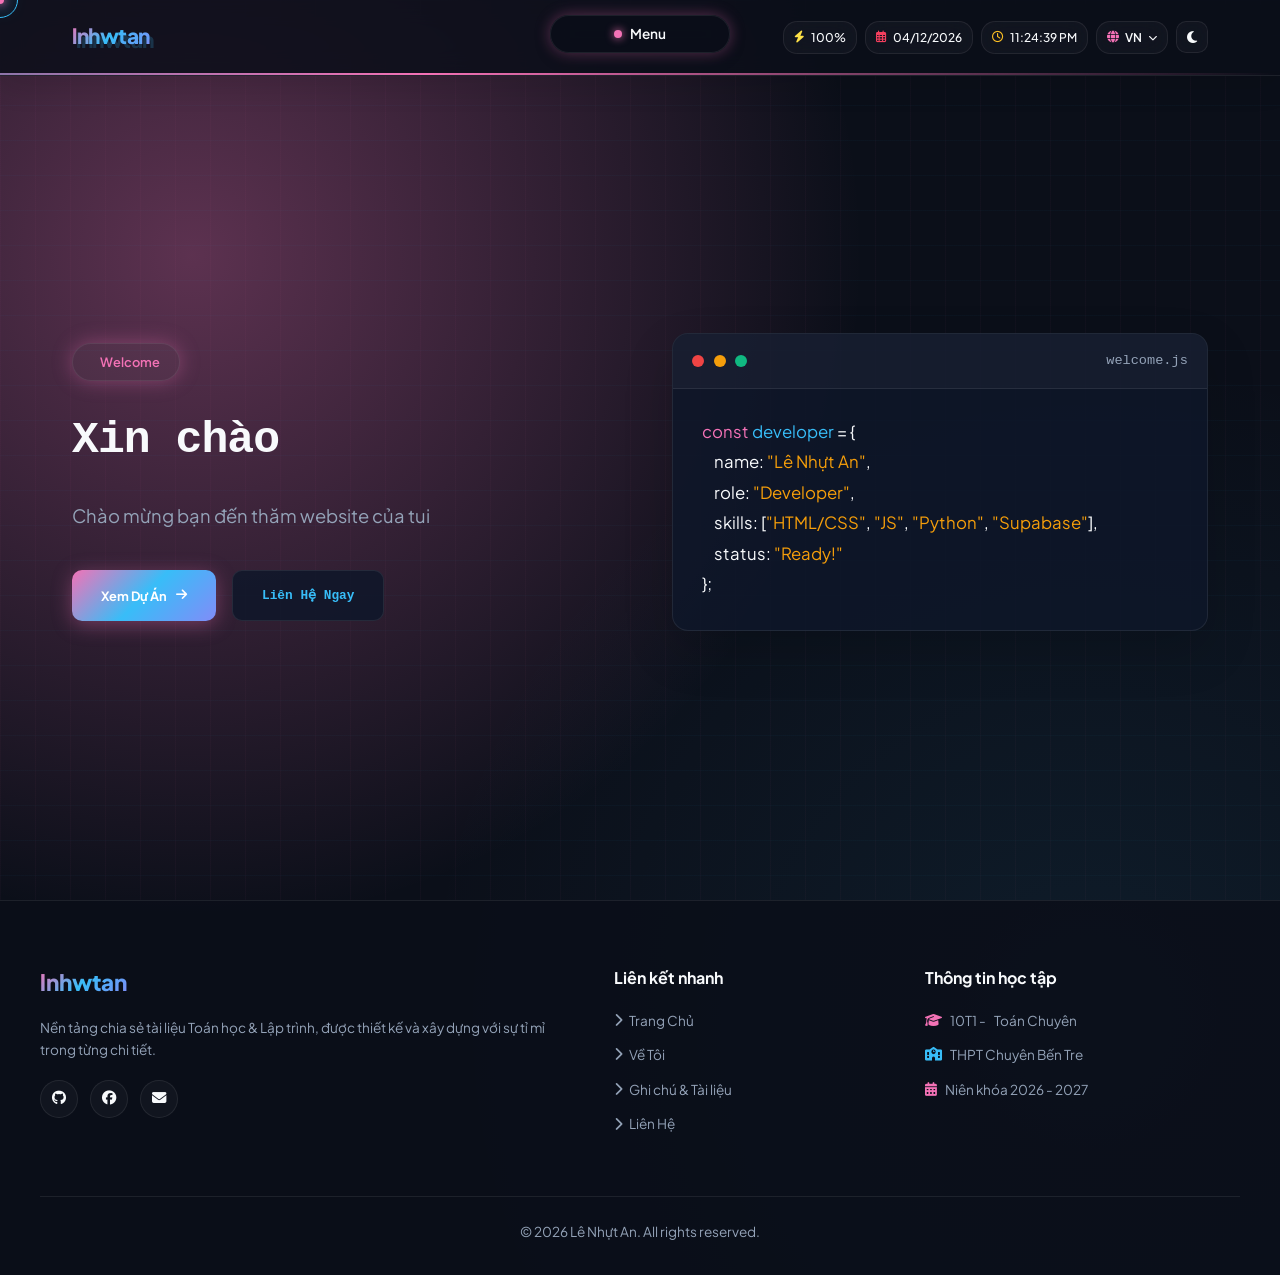
<file: index.html>
<!DOCTYPE html>
<html lang="vi" data-theme="dark">
<head>
    <meta charset="UTF-8">
    <meta name="viewport" content="width=device-width, initial-scale=1.0">
    <title>Index</title>
    <link href="https://fonts.googleapis.com/css2?family=Plus+Jakarta+Sans:wght@300;400;500;600;700;800&display=swap" rel="stylesheet">
    <link rel="stylesheet" href="https://cdnjs.cloudflare.com/ajax/libs/font-awesome/6.4.0/css/all.min.css">
    <link rel="stylesheet" href="css/style.css">
</head>
<body>
<header id="navbar">
    <div class="nav-container">
        <a href="index.html" class="logo"><span>lnhwtan</span></a>
        <div class="dynamic-island" id="dynamicIsland">
            <div class="island-collapsed">
                <span class="pulse-icon"></span>
                <span class="island-text" data-i18n="menu">Menu</span>
            </div>
            <div class="island-expanded">
                <div class="island-nav-links">
                    <a href="index.html" class="active" data-i18n="nav_home">Trang Chủ</a>
                    <a href="about.html" data-i18n="nav_about">Về Tôi</a>
                    <a href="skills.html" data-i18n="nav_skills">Kỹ Năng</a>
                    <a href="projects.html" data-i18n="nav_projects">Dự Án</a>
                    <a href="contact.html" data-i18n="nav_contact">Liên Hệ</a>
                </div>
            </div>
        </div>
        <div class="nav-right-info">
            <div class="system-widget-container">
                <div class="sys-badge battery-box" id="batteryIndicator" title="Trạng thái pin thiết bị">
                    <i class="fa-solid fa-battery-half" id="batteryIcon"></i>
                    <span id="batteryLevelText">--%</span>
                </div>
                <div class="sys-badge date-box" title="Ngày tháng năm hiện tại">
                    <i class="fa-regular fa-calendar-days"></i>
                    <span id="dateText">--/--/----</span>
                </div>
                <div class="sys-badge time-box" title="Thời gian hệ thống">
                    <i class="fa-regular fa-clock"></i>
                    <span id="timeText">--:--:-- --</span>
                </div>
                <div class="sys-badge custom-dropdown" id="customLangDropdown" title="Chọn ngôn ngữ">
                    <i class="fa-solid fa-globe" style="color: var(--accent-pink);"></i>
                    <div class="dropdown-selected" id="dropdownSelected">
                        <span id="currentLangText">VN</span>
                        <i class="fa-solid fa-chevron-down"></i>
                    </div>
                    <div class="dropdown-menu" id="dropdownMenu">
                        <div class="dropdown-item" data-value="vi">VN</div>
                        <div class="dropdown-item" data-value="en">ENG</div>
                        <div class="dropdown-item" data-value="jp">JP</div>
                    </div>
                </div>
                <button class="sys-badge theme-toggle-btn" id="themeToggleBtn" title="Chuyển giao diện Sáng/Tối">
                    <i class="fa-solid fa-moon" id="themeIcon"></i>
                </button>
            </div>
        </div>
    </div>
</header>
    <section id="hero">
        <div class="hero-content">
            <div class="badge"><i class="fa-solid fa-sparkles"></i><span data-i18n="badge_welcome">Welcome</span></div>
            <h1 data-i18n="hero_title">Xin chào</h1>
            <p data-i18n="hero_desc">Chào mừng bạn đến thăm website của tui</p>
            <div class="hero-btns">
                <a href="projects.html" class="btn primary-btn"><span data-i18n="btn_projects">Xem Dự Án</span> <i class="fa-solid fa-arrow-right"></i></a>
                <a href="contact.html" class="btn secondary-btn" data-i18n="btn_contact">Liên Hệ Ngay</a>
            </div>
        </div>
        <div class="hero-visual">
            <div class="code-card">
                <div class="card-header">
                    <span class="dot red"></span>
                    <span class="dot yellow"></span>
                    <span class="dot green"></span>
                    <span class="file-name">welcome.js</span>
                </div>
                <pre><code><span class="keyword">const</span> <span class="variable">developer</span> = {
    <span class="property">name</span>: <span class="string">"Lê Nhựt An"</span>,
    <span class="property">role</span>: <span class="string">"Developer"</span>,
    <span class="property">skills</span>: [<span class="string">"HTML/CSS"</span>, <span class="string">"JS"</span>, <span class="string">"Python"</span>, <span class="string">"Supabase"</span>],
    <span class="property">status</span>: <span class="string">"Ready!"</span>
};</code></pre>
            </div>
        </div>
    </section>
    <footer>
        <div class="footer-container">
            <div class="footer-col footer-brand">
                <h3><span>lnhwtan</span></h3>
                <p data-i18n="footer_desc">Nền tảng chia sẻ tài liệu Toán học & Lập trình, được thiết kế và xây dựng với sự tỉ mỉ trong từng chi tiết.</p>
                <div class="footer-socials">
                    <a href="https://github.com" target="_blank" title="GitHub"><i class="fa-brands fa-github"></i></a>
                    <a href="https://facebook.com" target="_blank" title="Facebook"><i class="fa-brands fa-facebook"></i></a>
                    <a href="contact.html" title="Liên hệ"><i class="fa-solid fa-envelope"></i></a>
                </div>
            </div>
            <div class="footer-col">
                <h4 data-i18n="footer_links_title">Liên kết nhanh</h4>
                <ul>
                    <li><a href="index.html"><i class="fa-solid fa-chevron-right"></i> <span data-i18n="nav_home">Trang chủ</span></a></li>
                    <li><a href="about.html"><i class="fa-solid fa-chevron-right"></i> <span data-i18n="nav_about">Giới thiệu</span></a></li>
                    <li><a href="note.html"><i class="fa-solid fa-chevron-right"></i> <span data-i18n="nav_notes">Ghi chú & Tài liệu</span></a></li>
                    <li><a href="contact.html"><i class="fa-solid fa-chevron-right"></i> <span data-i18n="nav_contact">Liên hệ</span></a></li>
                </ul>
            </div>
            <div class="footer-col">
                <h4 data-i18n="footer_edu_title">Thông tin học tập</h4>
                <ul>
                    <li><i class="fa-solid fa-graduation-cap" style="color: var(--accent-pink);"></i> 10T1 - <span data-i18n="edu_class">Toán Chuyên</span></li>
                    <li><i class="fa-solid fa-school" style="color: var(--accent-cyan);"></i> <span data-i18n="edu_school">THPT Chuyên Bến Tre</span></li>
                    <li><i class="fa-solid fa-calendar-days" style="color: var(--accent-pink);"></i> <span data-i18n="edu_year">Niên khóa 2026 - 2027</span></li>
                </ul>
            </div>
        </div>
        <div class="footer-bottom">
            <p>&copy; 2026 Lê Nhựt An. All rights reserved.</p>
        </div>
    </footer>
    <script src="js/main.js"></script>
    <script>
      const translations = {
          vi: {
              menu: "Menu",
              nav_home: "Trang Chủ",
              nav_about: "Về Tôi",
              nav_skills: "Kỹ Năng",
              nav_projects: "Dự Án",
              nav_contact: "Liên Hệ",
              nav_notes: "Ghi chú & Tài liệu",
              badge_welcome: "Welcome",
              hero_title: "Xin chào",
              hero_desc: "Chào mừng bạn đến thăm website của tui",
              btn_projects: "Xem Dự Án",
              btn_contact: "Liên Hệ Ngay",
              footer_desc: "Nền tảng chia sẻ tài liệu Toán học & Lập trình, được thiết kế và xây dựng với sự tỉ mỉ trong từng chi tiết.",
              footer_links_title: "Liên kết nhanh",
              footer_edu_title: "Thông tin học tập",
              edu_class: "Toán Chuyên",
              edu_school: "THPT Chuyên Bến Tre",
              edu_year: "Niên khóa 2026 - 2027"
          },
          en: {
              menu: "Menu",
              nav_home: "Home",
              nav_about: "About Me",
              nav_skills: "Skills",
              nav_projects: "Projects",
              nav_contact: "Contact",
              nav_notes: "Notes & Docs",
              badge_welcome: "Welcome",
              hero_title: "Hello there",
              hero_desc: "Welcome to my personal website",
              btn_projects: "View Projects",
              btn_contact: "Contact Now",
              footer_desc: "A platform for sharing Math & Programming documents, designed and built with meticulous attention to detail.",
              footer_links_title: "Quick Links",
              footer_edu_title: "Education Info",
              edu_class: "Math Specialized",
              edu_school: "Ben Tre High School for the Gifted",
              edu_year: "Academic Year 2026 - 2027"
          },
          jp: {
              menu: "メニュー",
              nav_home: "ホーム",
              nav_about: "自己紹介",
              nav_skills: "スキル",
              nav_projects: "プロジェクト",
              nav_contact: "連絡先",
              nav_notes: "ノート・資料",
              badge_welcome: "ようこそ",
              hero_title: "こんにちは",
              hero_desc: "私のウェブサイトへようこそ",
              btn_projects: "プロジェクトを見る",
              btn_contact: "今すぐ連絡",
              footer_desc: "数学とプログラミングのドキュメントを共有するプラットフォームです。",
              footer_links_title: "クイックリンク",
              footer_edu_title: "教育情報",
              edu_class: "数学専門",
              edu_school: "ベンチェ地方高等学校",
              edu_year: "2026 - 2027年度"
          }
      };
      function changeLanguage(lang) {
          if (!translations[lang]) return;
          document.querySelectorAll('[data-i18n]').forEach(el => {
              const key = el.getAttribute('data-i18n');
              if (translations[lang][key]) {
                  el.textContent = translations[lang][key];
              }
          });
      }
      const customLangDropdown = document.getElementById('customLangDropdown');
      const currentLangText = document.getElementById('currentLangText');
      const dropdownItems = document.querySelectorAll('.dropdown-item');
      const savedLang = localStorage.getItem('language') || 'vi';
      changeLanguage(savedLang);
      currentLangText.textContent = savedLang === 'vi' ? 'VN' : (savedLang === 'en' ? 'ENG' : 'JP');
      dropdownItems.forEach(item => {
          if (item.getAttribute('data-value') === savedLang) {
              item.classList.add('selected');
          } else {
              item.classList.remove('selected');
          }
      });
      customLangDropdown.addEventListener('click', (e) => {
          e.stopPropagation();
          customLangDropdown.classList.toggle('active');
      });
      window.addEventListener('click', () => {
          customLangDropdown.classList.remove('active');
      });
      dropdownItems.forEach(item => {
          item.addEventListener('click', () => {
              const lang = item.getAttribute('data-value');
              const text = item.textContent;
              currentLangText.textContent = text;
              changeLanguage(lang);
              localStorage.setItem('language', lang);
              dropdownItems.forEach(i => i.classList.remove('selected'));
              item.classList.add('selected');
              customLangDropdown.classList.remove('active');
          });
      });
      const themeToggleBtn = document.getElementById('themeToggleBtn');
      const themeIcon = document.getElementById('themeIcon');
      const htmlElement = document.documentElement;
      function updateThemeIcon(theme) {
          if (theme === 'light') {
              themeIcon.className = "fa-solid fa-sun";
              themeIcon.style.color = "#f59e0b";
          } else {
              themeIcon.className = "fa-solid fa-moon";
              themeIcon.style.color = "var(--text-primary)";
          }
      }
      const savedTheme = localStorage.getItem('theme');
      if (savedTheme) {
          htmlElement.setAttribute('data-theme', savedTheme);
          updateThemeIcon(savedTheme);
      } else {
          updateThemeIcon(htmlElement.getAttribute('data-theme') || 'dark');
      }
      themeToggleBtn.addEventListener('click', () => {
          const currentTheme = htmlElement.getAttribute('data-theme');
          const newTheme = currentTheme === 'dark' ? 'light' : 'dark';
          htmlElement.setAttribute('data-theme', newTheme);
          localStorage.setItem('theme', newTheme);
          updateThemeIcon(newTheme);
      });
      function updateDateTime() {
          const now = new Date();
          const day = String(now.getDate()).padStart(2, '0');
          const month = String(now.getMonth() + 1).padStart(2, '0');
          const year = now.getFullYear();
          document.getElementById('dateText').textContent = `${day}/${month}/${year}`;
          let hours = now.getHours();
          const minutes = String(now.getMinutes()).padStart(2, '0');
          const seconds = String(now.getSeconds()).padStart(2, '0');
          const ampm = hours >= 12 ? 'PM' : 'AM';
          hours = hours % 12;
          hours = hours ? hours : 12;
          const formattedHours = String(hours).padStart(2, '0');
          document.getElementById('timeText').textContent = `${formattedHours}:${minutes}:${seconds} ${ampm}`;
      }
      setInterval(updateDateTime, 1000);
      updateDateTime();
      if ('getBattery' in navigator) {
          navigator.getBattery().then(function(battery) {
              const batteryLevelText = document.getElementById('batteryLevelText');
              const batteryIcon = document.getElementById('batteryIcon');
              function updateBatteryInfo() {
                  const level = Math.round(battery.level * 100);
                  batteryLevelText.textContent = level + '%';
                  if (battery.charging) {
                      batteryIcon.className = "fa-solid fa-bolt";
                      batteryIcon.style.color = "#fde047";
                  } else {
                      batteryIcon.style.color = "var(--accent-cyan)";
                      if (level >= 80) batteryIcon.className = "fa-solid fa-battery-full";
                      else if (level >= 50) batteryIcon.className = "fa-solid fa-battery-three-quarters";
                      else if (level >= 25) batteryIcon.className = "fa-solid fa-battery-half";
                      else batteryIcon.className = "fa-solid fa-battery-quarter";
                  }
              }
              updateBatteryInfo();
              battery.addEventListener('levelchange', updateBatteryInfo);
              battery.addEventListener('chargingchange', updateBatteryInfo);
          });
      } else {
          document.getElementById('batteryIndicator').style.display = 'none';
      }
      const cursorDot = document.createElement('div');
      cursorDot.className = 'cursor-dot';
      const cursorOutline = document.createElement('div');
      cursorOutline.className = 'cursor-outline';
      document.body.appendChild(cursorDot);
      document.body.appendChild(cursorOutline);
      let mouseX = 0, mouseY = 0;
      let outlineX = 0, outlineY = 0;
      window.addEventListener('mousemove', (e) => {
          mouseX = e.clientX;
          mouseY = e.clientY;
          cursorDot.style.transform = `translate(${mouseX}px, ${mouseY}px) translate(-50%, -50%)`;
      });
      function animateCursor() {
          outlineX += (mouseX - outlineX) * 0.2;
          outlineY += (mouseY - outlineY) * 0.2;
          cursorOutline.style.transform = `translate(${outlineX}px, ${outlineY}px) translate(-50%, -50%)`;
          requestAnimationFrame(animateCursor);
      }
      animateCursor();
      const interactiveElements = document.querySelectorAll('a, button, .btn, .tech-tag, .feature-card, .project-card-custom');
      interactiveElements.forEach(el => {
          el.addEventListener('mouseenter', () => document.body.classList.add('cursor-hover'));
          el.addEventListener('mouseleave', () => document.body.classList.remove('cursor-hover'));
      });
    </script>
</body>
</html>
</file>
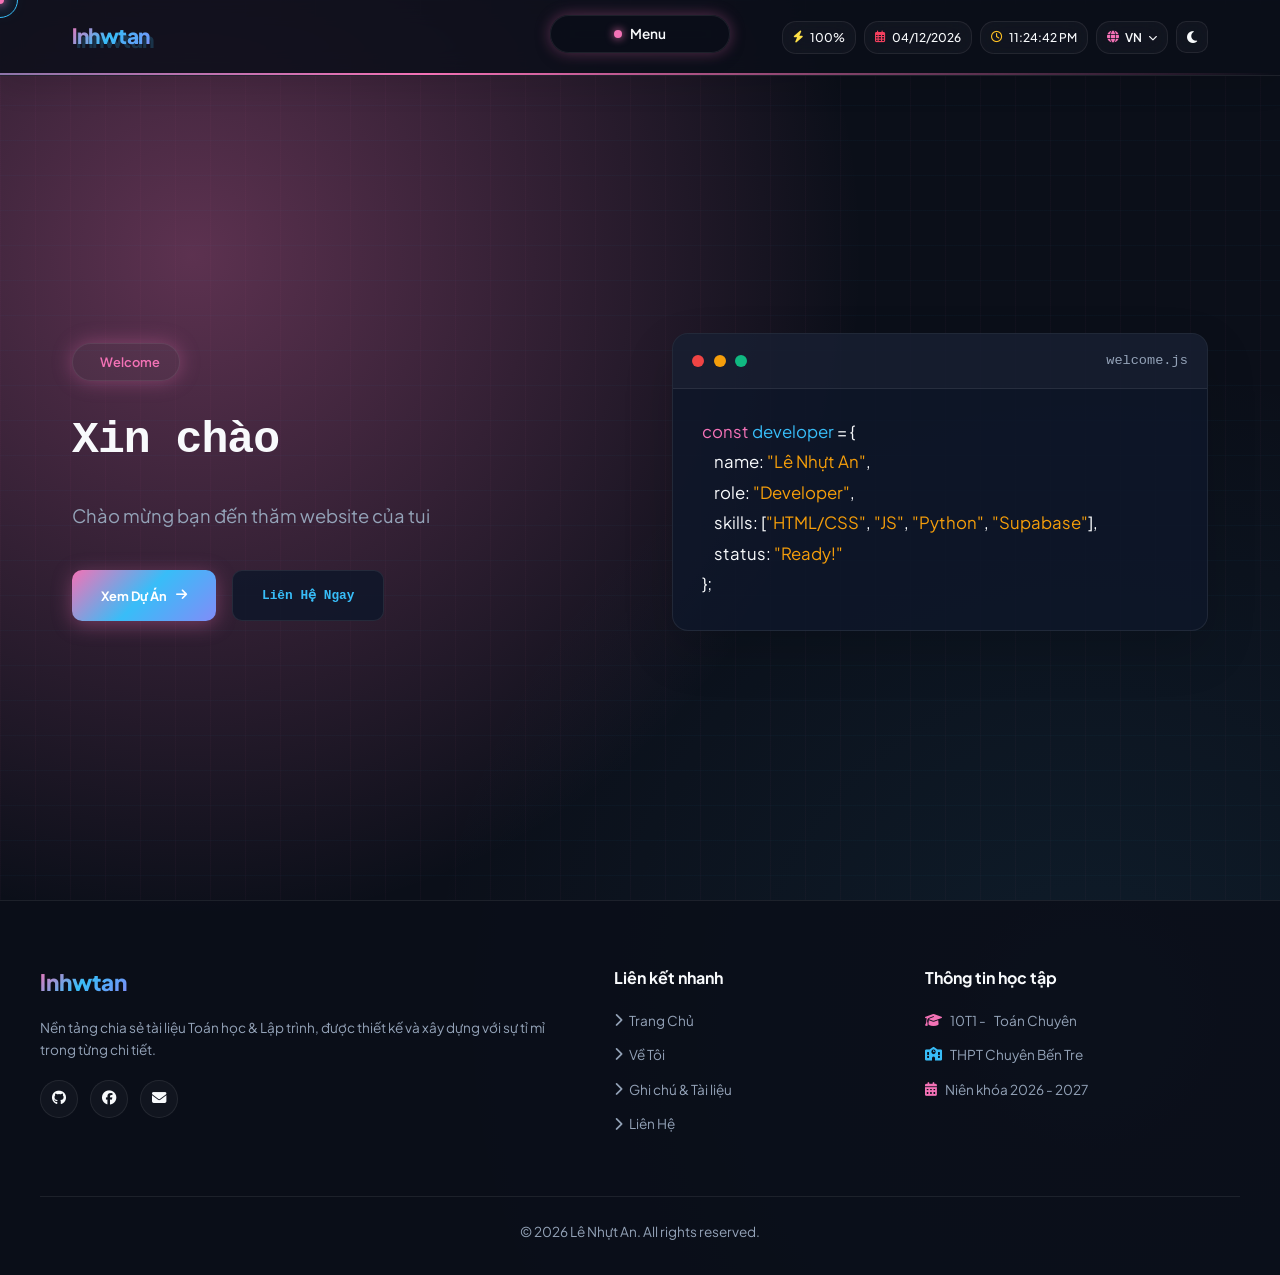
<file: html/index.html>
<!DOCTYPE html>
<html lang="vi" data-theme="dark">
<head>
    <meta charset="UTF-8">
    <meta name="viewport" content="width=device-width, initial-scale=1.0">
    <title>Index</title>
    <link href="https://fonts.googleapis.com/css2?family=Plus+Jakarta+Sans:wght@300;400;500;600;700;800&display=swap" rel="stylesheet">
    <link rel="stylesheet" href="https://cdnjs.cloudflare.com/ajax/libs/font-awesome/6.4.0/css/all.min.css">
    <link rel="stylesheet" href="..\css\style.css">
</head>
<body>
<header id="navbar">
    <div class="nav-container">
        <a href="index.html" class="logo"><span>lnhwtan</span></a>
        <div class="dynamic-island" id="dynamicIsland">
            <div class="island-collapsed">
                <span class="pulse-icon"></span>
                <span class="island-text" data-i18n="menu">Menu</span>
            </div>
            <div class="island-expanded">
                <div class="island-nav-links">
                    <a href="index.html" class="active" data-i18n="nav_home">Trang Chủ</a>
                    <a href="about.html" data-i18n="nav_about">Về Tôi</a>
                    <a href="skills.html" data-i18n="nav_skills">Kỹ Năng</a>
                    <a href="projects.html" data-i18n="nav_projects">Dự Án</a>
                    <a href="contact.html" data-i18n="nav_contact">Liên Hệ</a>
                </div>
            </div>
        </div>
        <div class="nav-right-info">
            <div class="system-widget-container">
                <div class="sys-badge battery-box" id="batteryIndicator" title="Trạng thái pin thiết bị">
                    <i class="fa-solid fa-battery-half" id="batteryIcon"></i>
                    <span id="batteryLevelText">--%</span>
                </div>
                <div class="sys-badge date-box" title="Ngày tháng năm hiện tại">
                    <i class="fa-regular fa-calendar-days"></i>
                    <span id="dateText">--/--/----</span>
                </div>
                <div class="sys-badge time-box" title="Thời gian hệ thống">
                    <i class="fa-regular fa-clock"></i>
                    <span id="timeText">--:--:-- --</span>
                </div>
                <div class="sys-badge custom-dropdown" id="customLangDropdown" title="Chọn ngôn ngữ">
                    <i class="fa-solid fa-globe" style="color: var(--accent-pink);"></i>
                    <div class="dropdown-selected" id="dropdownSelected">
                        <span id="currentLangText">VN</span>
                        <i class="fa-solid fa-chevron-down"></i>
                    </div>
                    <div class="dropdown-menu" id="dropdownMenu">
                        <div class="dropdown-item" data-value="vi">VN</div>
                        <div class="dropdown-item" data-value="en">ENG</div>
                        <div class="dropdown-item" data-value="jp">JP</div>
                    </div>
                </div>
                <button class="sys-badge theme-toggle-btn" id="themeToggleBtn" title="Chuyển giao diện Sáng/Tối">
                    <i class="fa-solid fa-moon" id="themeIcon"></i>
                </button>
            </div>
        </div>
    </div>
</header>
    <section id="hero">
        <div class="hero-content">
            <div class="badge"><i class="fa-solid fa-sparkles"></i><span data-i18n="badge_welcome">Welcome</span></div>
            <h1 data-i18n="hero_title">Xin chào</h1>
            <p data-i18n="hero_desc">Chào mừng bạn đến thăm website của tui</p>
            <div class="hero-btns">
                <a href="projects.html" class="btn primary-btn"><span data-i18n="btn_projects">Xem Dự Án</span> <i class="fa-solid fa-arrow-right"></i></a>
                <a href="contact.html" class="btn secondary-btn" data-i18n="btn_contact">Liên Hệ Ngay</a>
            </div>
        </div>
        <div class="hero-visual">
            <div class="code-card">
                <div class="card-header">
                    <span class="dot red"></span>
                    <span class="dot yellow"></span>
                    <span class="dot green"></span>
                    <span class="file-name">welcome.js</span>
                </div>
                <pre><code><span class="keyword">const</span> <span class="variable">developer</span> = {
    <span class="property">name</span>: <span class="string">"Lê Nhựt An"</span>,
    <span class="property">role</span>: <span class="string">"Developer"</span>,
    <span class="property">skills</span>: [<span class="string">"HTML/CSS"</span>, <span class="string">"JS"</span>, <span class="string">"Python"</span>, <span class="string">"Supabase"</span>],
    <span class="property">status</span>: <span class="string">"Ready!"</span>
};</code></pre>
            </div>
        </div>
    </section>
    <footer>
        <div class="footer-container">
            <div class="footer-col footer-brand">
                <h3><span>lnhwtan</span></h3>
                <p data-i18n="footer_desc">Nền tảng chia sẻ tài liệu Toán học & Lập trình, được thiết kế và xây dựng với sự tỉ mỉ trong từng chi tiết.</p>
                <div class="footer-socials">
                    <a href="https://github.com" target="_blank" title="GitHub"><i class="fa-brands fa-github"></i></a>
                    <a href="https://facebook.com" target="_blank" title="Facebook"><i class="fa-brands fa-facebook"></i></a>
                    <a href="contact.html" title="Liên hệ"><i class="fa-solid fa-envelope"></i></a>
                </div>
            </div>
            <div class="footer-col">
                <h4 data-i18n="footer_links_title">Liên kết nhanh</h4>
                <ul>
                    <li><a href="index.html"><i class="fa-solid fa-chevron-right"></i> <span data-i18n="nav_home">Trang chủ</span></a></li>
                    <li><a href="about.html"><i class="fa-solid fa-chevron-right"></i> <span data-i18n="nav_about">Giới thiệu</span></a></li>
                    <li><a href="note.html"><i class="fa-solid fa-chevron-right"></i> <span data-i18n="nav_notes">Ghi chú & Tài liệu</span></a></li>
                    <li><a href="contact.html"><i class="fa-solid fa-chevron-right"></i> <span data-i18n="nav_contact">Liên hệ</span></a></li>
                </ul>
            </div>
            <div class="footer-col">
                <h4 data-i18n="footer_edu_title">Thông tin học tập</h4>
                <ul>
                    <li><i class="fa-solid fa-graduation-cap" style="color: var(--accent-pink);"></i> 10T1 - <span data-i18n="edu_class">Toán Chuyên</span></li>
                    <li><i class="fa-solid fa-school" style="color: var(--accent-cyan);"></i> <span data-i18n="edu_school">THPT Chuyên Bến Tre</span></li>
                    <li><i class="fa-solid fa-calendar-days" style="color: var(--accent-pink);"></i> <span data-i18n="edu_year">Niên khóa 2026 - 2027</span></li>
                </ul>
            </div>
        </div>
        <div class="footer-bottom">
            <p>&copy; 2026 Lê Nhựt An. All rights reserved.</p>
        </div>
    </footer>
    <script src="../js/main.js"></script>
    <script>
      const translations = {
          vi: {
              menu: "Menu",
              nav_home: "Trang Chủ",
              nav_about: "Về Tôi",
              nav_skills: "Kỹ Năng",
              nav_projects: "Dự Án",
              nav_contact: "Liên Hệ",
              nav_notes: "Ghi chú & Tài liệu",
              badge_welcome: "Welcome",
              hero_title: "Xin chào",
              hero_desc: "Chào mừng bạn đến thăm website của tui",
              btn_projects: "Xem Dự Án",
              btn_contact: "Liên Hệ Ngay",
              footer_desc: "Nền tảng chia sẻ tài liệu Toán học & Lập trình, được thiết kế và xây dựng với sự tỉ mỉ trong từng chi tiết.",
              footer_links_title: "Liên kết nhanh",
              footer_edu_title: "Thông tin học tập",
              edu_class: "Toán Chuyên",
              edu_school: "THPT Chuyên Bến Tre",
              edu_year: "Niên khóa 2026 - 2027"
          },
          en: {
              menu: "Menu",
              nav_home: "Home",
              nav_about: "About Me",
              nav_skills: "Skills",
              nav_projects: "Projects",
              nav_contact: "Contact",
              nav_notes: "Notes & Docs",
              badge_welcome: "Welcome",
              hero_title: "Hello there",
              hero_desc: "Welcome to my personal website",
              btn_projects: "View Projects",
              btn_contact: "Contact Now",
              footer_desc: "A platform for sharing Math & Programming documents, designed and built with meticulous attention to detail.",
              footer_links_title: "Quick Links",
              footer_edu_title: "Education Info",
              edu_class: "Math Specialized",
              edu_school: "Ben Tre High School for the Gifted",
              edu_year: "Academic Year 2026 - 2027"
          },
          jp: {
              menu: "メニュー",
              nav_home: "ホーム",
              nav_about: "自己紹介",
              nav_skills: "スキル",
              nav_projects: "プロジェクト",
              nav_contact: "連絡先",
              nav_notes: "ノート・資料",
              badge_welcome: "ようこそ",
              hero_title: "こんにちは",
              hero_desc: "私のウェブサイトへようこそ",
              btn_projects: "プロジェクトを見る",
              btn_contact: "今すぐ連絡",
              footer_desc: "数学とプログラミングのドキュメントを共有するプラットフォームです。",
              footer_links_title: "クイックリンク",
              footer_edu_title: "教育情報",
              edu_class: "数学専門",
              edu_school: "ベンチェ地方高等学校",
              edu_year: "2026 - 2027年度"
          }
      };
      function changeLanguage(lang) {
          if (!translations[lang]) return;
          document.querySelectorAll('[data-i18n]').forEach(el => {
              const key = el.getAttribute('data-i18n');
              if (translations[lang][key]) {
                  el.textContent = translations[lang][key];
              }
          });
      }
      const customLangDropdown = document.getElementById('customLangDropdown');
      const currentLangText = document.getElementById('currentLangText');
      const dropdownItems = document.querySelectorAll('.dropdown-item');
      const savedLang = localStorage.getItem('language') || 'vi';
      changeLanguage(savedLang);
      currentLangText.textContent = savedLang === 'vi' ? 'VN' : (savedLang === 'en' ? 'ENG' : 'JP');
      dropdownItems.forEach(item => {
          if (item.getAttribute('data-value') === savedLang) {
              item.classList.add('selected');
          } else {
              item.classList.remove('selected');
          }
      });
      customLangDropdown.addEventListener('click', (e) => {
          e.stopPropagation();
          customLangDropdown.classList.toggle('active');
      });
      window.addEventListener('click', () => {
          customLangDropdown.classList.remove('active');
      });
      dropdownItems.forEach(item => {
          item.addEventListener('click', () => {
              const lang = item.getAttribute('data-value');
              const text = item.textContent;
              currentLangText.textContent = text;
              changeLanguage(lang);
              localStorage.setItem('language', lang);
              dropdownItems.forEach(i => i.classList.remove('selected'));
              item.classList.add('selected');
              customLangDropdown.classList.remove('active');
          });
      });
      const themeToggleBtn = document.getElementById('themeToggleBtn');
      const themeIcon = document.getElementById('themeIcon');
      const htmlElement = document.documentElement;
      function updateThemeIcon(theme) {
          if (theme === 'light') {
              themeIcon.className = "fa-solid fa-sun";
              themeIcon.style.color = "#f59e0b";
          } else {
              themeIcon.className = "fa-solid fa-moon";
              themeIcon.style.color = "var(--text-primary)";
          }
      }
      const savedTheme = localStorage.getItem('theme');
      if (savedTheme) {
          htmlElement.setAttribute('data-theme', savedTheme);
          updateThemeIcon(savedTheme);
      } else {
          updateThemeIcon(htmlElement.getAttribute('data-theme') || 'dark');
      }
      themeToggleBtn.addEventListener('click', () => {
          const currentTheme = htmlElement.getAttribute('data-theme');
          const newTheme = currentTheme === 'dark' ? 'light' : 'dark';
          htmlElement.setAttribute('data-theme', newTheme);
          localStorage.setItem('theme', newTheme);
          updateThemeIcon(newTheme);
      });
      function updateDateTime() {
          const now = new Date();
          const day = String(now.getDate()).padStart(2, '0');
          const month = String(now.getMonth() + 1).padStart(2, '0');
          const year = now.getFullYear();
          document.getElementById('dateText').textContent = `${day}/${month}/${year}`;
          let hours = now.getHours();
          const minutes = String(now.getMinutes()).padStart(2, '0');
          const seconds = String(now.getSeconds()).padStart(2, '0');
          const ampm = hours >= 12 ? 'PM' : 'AM';
          hours = hours % 12;
          hours = hours ? hours : 12;
          const formattedHours = String(hours).padStart(2, '0');
          document.getElementById('timeText').textContent = `${formattedHours}:${minutes}:${seconds} ${ampm}`;
      }
      setInterval(updateDateTime, 1000);
      updateDateTime();
      if ('getBattery' in navigator) {
          navigator.getBattery().then(function(battery) {
              const batteryLevelText = document.getElementById('batteryLevelText');
              const batteryIcon = document.getElementById('batteryIcon');
              function updateBatteryInfo() {
                  const level = Math.round(battery.level * 100);
                  batteryLevelText.textContent = level + '%';
                  if (battery.charging) {
                      batteryIcon.className = "fa-solid fa-bolt";
                      batteryIcon.style.color = "#fde047";
                  } else {
                      batteryIcon.style.color = "var(--accent-cyan)";
                      if (level >= 80) batteryIcon.className = "fa-solid fa-battery-full";
                      else if (level >= 50) batteryIcon.className = "fa-solid fa-battery-three-quarters";
                      else if (level >= 25) batteryIcon.className = "fa-solid fa-battery-half";
                      else batteryIcon.className = "fa-solid fa-battery-quarter";
                  }
              }
              updateBatteryInfo();
              battery.addEventListener('levelchange', updateBatteryInfo);
              battery.addEventListener('chargingchange', updateBatteryInfo);
          });
      } else {
          document.getElementById('batteryIndicator').style.display = 'none';
      }
      const cursorDot = document.createElement('div');
      cursorDot.className = 'cursor-dot';
      const cursorOutline = document.createElement('div');
      cursorOutline.className = 'cursor-outline';
      document.body.appendChild(cursorDot);
      document.body.appendChild(cursorOutline);
      let mouseX = 0, mouseY = 0;
      let outlineX = 0, outlineY = 0;
      window.addEventListener('mousemove', (e) => {
          mouseX = e.clientX;
          mouseY = e.clientY;
          cursorDot.style.transform = `translate(${mouseX}px, ${mouseY}px) translate(-50%, -50%)`;
      });
      function animateCursor() {
          outlineX += (mouseX - outlineX) * 0.2;
          outlineY += (mouseY - outlineY) * 0.2;
          cursorOutline.style.transform = `translate(${outlineX}px, ${outlineY}px) translate(-50%, -50%)`;
          requestAnimationFrame(animateCursor);
      }
      animateCursor();
      const interactiveElements = document.querySelectorAll('a, button, .btn, .tech-tag, .feature-card, .project-card-custom');
      interactiveElements.forEach(el => {
          el.addEventListener('mouseenter', () => document.body.classList.add('cursor-hover'));
          el.addEventListener('mouseleave', () => document.body.classList.remove('cursor-hover'));
      });
    </script>
</body>
</html>
</file>
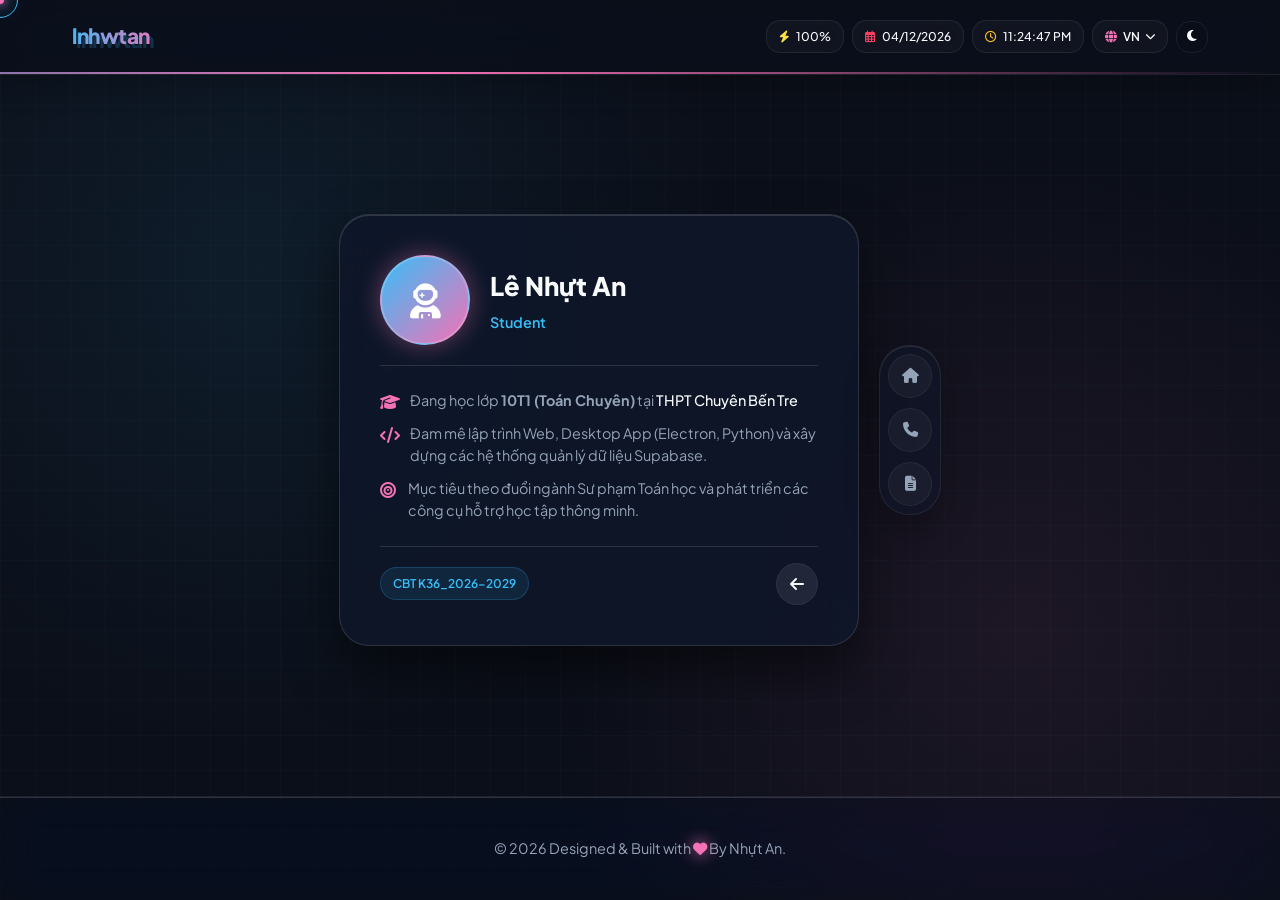
<file: about.html>
<!DOCTYPE html>
<html lang="vi" data-theme="dark">
<head>
    <meta charset="UTF-8">
    <meta name="viewport" content="width=device-width, initial-scale=1.0">
    <title>Portfolio & Vault</title>
    <link rel="stylesheet" href="https://cdnjs.cloudflare.com/ajax/libs/font-awesome/6.4.0/css/all.min.css">
    <link href="https://fonts.googleapis.com/css2?family=Plus+Jakarta+Sans:wght@400;500;600;700;800&display=swap" rel="stylesheet">
    <link rel="stylesheet" href="css/style.css">
    <style>
        :root {
            --accent: #f472b6;
            --accent-cyan: #38bdf8;
            --accent-gradient: linear-gradient(135deg, #38bdf8 0%, #f472b6 100%);
            --accent-glow: rgba(244, 114, 182, 0.4);
            --bg-color: #0b0f19;
            --text-main: #f8fafc;
            --text-secondary: #94a3b8;
            --border-color: rgba(255, 255, 255, 0.12);
        }
        [data-theme="light"] {
            --bg-color: #f8fafc;
            --text-main: #0f172a;
            --text-secondary: #475569;
            --border-color: rgba(0, 0, 0, 0.12);
        }
        * {
            margin: 0;
            padding: 0;
            box-sizing: border-box;
            font-family: 'Plus Jakarta Sans', sans-serif;
        }
        body {
            background-color: var(--bg-color);
            color: var(--text-main);
            min-height: 100vh;
            display: flex;
            flex-direction: column;
            justify-content: space-between;
            overflow-x: hidden;
            background-image: 
                radial-gradient(circle at 20% 30%, rgba(56, 189, 248, 0.08) 0%, transparent 40%),
                radial-gradient(circle at 80% 70%, rgba(244, 114, 182, 0.08) 0%, transparent 40%);
            transition: background-color 0.3s ease, color 0.3s ease;
        }
        header {
            position: fixed;
            top: 0;
            left: 0;
            width: 100%;
            z-index: 1000;
            background: rgba(11, 15, 25, 0.35);
            backdrop-filter: blur(20px) saturate(200%);
            -webkit-backdrop-filter: blur(20px) saturate(200%);
            border-bottom: 1px solid rgba(255, 255, 255, 0.08);
            box-shadow: 0 10px 30px rgba(0, 0, 0, 0.2);
        }
        [data-theme="light"] header {
            background: rgba(248, 250, 252, 0.75);
            border-bottom: 1px solid rgba(0, 0, 0, 0.08);
        }
        .nav-container {
            max-width: 1200px;
            margin: 0 auto;
            padding: 1.2rem 2rem;
            display: flex;
            justify-content: space-between;
            align-items: center;
        }
        .logo {
            font-size: 1.5rem;
            font-weight: 800;
            color: var(--text-main);
            text-decoration: none;
        }
        .logo span {
            background: var(--accent-gradient);
            -webkit-background-clip: text;
            -webkit-text-fill-color: transparent;
        }
        .nav-right-info {
            display: flex;
            align-items: center;
        }
        .system-widget-container {
            display: flex;
            align-items: center;
            gap: 8px;
        }
        .sys-badge {
            display: flex;
            align-items: center;
            gap: 6px;
            background: rgba(255, 255, 255, 0.03);
            border: 1px solid rgba(255, 255, 255, 0.08);
            padding: 6px 12px;
            border-radius: 14px;
            font-size: 0.75rem;
            font-weight: 500;
            color: var(--text-main);
            backdrop-filter: blur(12px);
            transition: all 0.3s ease;
        }
        [data-theme="light"] .sys-badge {
            background: rgba(0, 0, 0, 0.03);
            border: 1px solid rgba(0, 0, 0, 0.08);
        }
        .sys-badge:hover {
            background: rgba(255, 255, 255, 0.08);
            border-color: rgba(56, 189, 248, 0.3);
            transform: translateY(-1px);
        }
        [data-theme="light"] .sys-badge:hover {
            background: rgba(0, 0, 0, 0.06);
        }
        .sys-badge.battery-box i {
            color: var(--accent-cyan);
        }
        .sys-badge.date-box i {
            color: #f43f5e;
        }
        .sys-badge.time-box i {
            color: #fbbf24;
        }
        .custom-dropdown {
            position: relative;
            cursor: pointer;
            user-select: none;
        }
        .dropdown-selected {
            display: flex;
            align-items: center;
            gap: 5px;
        }
        .dropdown-menu {
            position: absolute;
            top: calc(100% + 8px);
            right: 0;
            background: rgba(15, 23, 42, 0.95);
            border: 1px solid var(--border-color);
            border-radius: 10px;
            overflow: hidden;
            box-shadow: 0 10px 25px rgba(0, 0, 0, 0.3);
            display: none;
            flex-direction: column;
            z-index: 100;
            min-width: 70px;
            backdrop-filter: blur(15px);
        }
        [data-theme="light"] .dropdown-menu {
            background: rgba(255, 255, 255, 0.95);
        }
        .custom-dropdown.active .dropdown-menu {
            display: flex;
        }
        .dropdown-item {
            padding: 8px 12px;
            font-size: 0.75rem;
            font-weight: 600;
            color: var(--text-secondary);
            transition: all 0.2s ease;
            text-align: center;
        }
        .dropdown-item:hover, .dropdown-item.selected {
            background: var(--accent);
            color: #fff;
        }
        .theme-toggle-btn {
            background: none;
            border: 1px solid rgba(255, 255, 255, 0.08);
            cursor: pointer;
            padding: 6px 10px;
            border-radius: 14px;
            font-size: 0.8rem;
            color: var(--text-main);
            transition: all 0.3s ease;
        }
        [data-theme="light"] .theme-toggle-btn {
            border: 1px solid rgba(0, 0, 0, 0.08);
        }
        .theme-toggle-btn:hover {
            background: rgba(255, 255, 255, 0.08);
            border-color: var(--accent);
        }
        @media (max-width: 1024px) {
            .system-widget-container {
                display: none;
            }
        }
        main {
            flex: 1;
            display: flex;
            align-items: center;
            justify-content: center;
            position: relative;
            padding: 6rem 2rem 2rem;
        }
        .hero-wrapper {
            position: relative;
            display: flex;
            align-items: center;
            gap: 20px;
        }
        .profile-card {
            position: relative;
            display: flex;
            flex-direction: column;
            background: rgba(15, 23, 42, 0.85);
            border: 1px solid var(--border-color);
            border-radius: 30px;
            padding: 2.5rem;
            backdrop-filter: blur(20px);
            box-shadow: 0 25px 50px rgba(0, 0, 0, 0.5),
                        inset 0 1px 0 0 rgba(255, 255, 255, 0.15);
            z-index: 2;
            width: 520px;
            animation: cardPopIn 0.8s cubic-bezier(0.16, 1, 0.3, 1) forwards;
        }
        [data-theme="light"] .profile-card {
            background: rgba(255, 255, 255, 0.85);
            box-shadow: 0 25px 50px rgba(0, 0, 0, 0.08),
                        inset 0 1px 0 0 rgba(255, 255, 255, 0.8);
        }
        .profile-header {
            display: flex;
            align-items: center;
            gap: 20px;
            margin-bottom: 1.5rem;
            padding-bottom: 1.2rem;
            border-bottom: 1px solid var(--border-color);
        }
        .profile-avatar {
            width: 90px;
            height: 90px;
            border-radius: 50%;
            background: var(--accent-gradient);
            display: flex;
            align-items: center;
            justify-content: center;
            font-size: 2.2rem;
            color: #fff;
            box-shadow: 0 0 25px var(--accent-glow);
            flex-shrink: 0;
            overflow: hidden;
            border: 2px solid rgba(255, 255, 255, 0.2);
        }
        .profile-info h2 {
            font-size: 1.6rem;
            font-weight: 800;
            color: var(--text-main);
            margin-bottom: 4px;
        }
        .profile-info p {
            color: var(--accent-cyan);
            font-size: 0.9rem;
            font-weight: 600;
        }
        .profile-details {
            display: flex;
            flex-direction: column;
            gap: 12px;
            margin-bottom: 1.5rem;
        }
        .detail-item {
            display: flex;
            align-items: flex-start;
            gap: 12px;
            font-size: 0.9rem;
            color: var(--text-secondary);
            line-height: 1.5;
        }
        .detail-item i {
            color: var(--accent);
            margin-top: 4px;
            font-size: 1rem;
            width: 18px;
            text-align: center;
        }
        .detail-item span {
            color: var(--text-main);
            font-weight: 500;
        }
        .profile-footer-actions {
            display: flex;
            align-items: center;
            justify-content: space-between;
            padding-top: 1rem;
            border-top: 1px solid var(--border-color);
        }
        .profile-tag {
            font-size: 0.75rem;
            background: rgba(56, 189, 248, 0.1);
            color: var(--accent-cyan);
            padding: 6px 12px;
            border-radius: 20px;
            border: 1px solid rgba(56, 189, 248, 0.2);
            font-weight: 600;
        }
        .profile-arrow {
            width: 42px;
            height: 42px;
            border-radius: 50%;
            background: rgba(255, 255, 255, 0.08);
            display: flex;
            align-items: center;
            justify-content: center;
            color: var(--text-main);
            transition: all 0.3s cubic-bezier(0.4, 0, 0.2, 1);
            cursor: pointer;
            text-decoration: none;
            border: 1px solid rgba(255, 255, 255, 0.05);
        }
        [data-theme="light"] .profile-arrow {
            background: rgba(0, 0, 0, 0.05);
            border-color: rgba(0, 0, 0, 0.05);
        }
        .profile-arrow:hover {
            background: var(--accent);
            color: #fff;
            box-shadow: 0 0 20px var(--accent-glow);
            transform: scale(1.08);
            border-color: var(--accent);
        }
        .right-menu {
            display: flex;
            flex-direction: column;
            gap: 10px;
            z-index: 2;
            background: rgba(15, 23, 42, 0.5);
            border: 1px solid rgba(255, 255, 255, 0.08);
            padding: 8px;
            border-radius: 30px;
            backdrop-filter: blur(15px);
            box-shadow: 0 15px 35px rgba(0, 0, 0, 0.3),
                        inset 0 1px 0 0 rgba(255, 255, 255, 0.1);
        }
        [data-theme="light"] .right-menu {
            background: rgba(255, 255, 255, 0.5);
            border: 1px solid rgba(0, 0, 0, 0.08);
        }
        .orbit-btn {
            position: relative;
            width: 44px;
            height: 44px;
            border-radius: 50%;
            background: rgba(255, 255, 255, 0.04);
            border: 1px solid rgba(255, 255, 255, 0.06);
            display: flex;
            align-items: center;
            justify-content: center;
            color: var(--text-secondary);
            font-size: 0.95rem;
            text-decoration: none;
            opacity: 0;
            transform: scale(0) translateX(15px);
            animation: popOutRight 0.5s cubic-bezier(0.34, 1.56, 0.64, 1) forwards;
            transition: all 0.3s cubic-bezier(0.4, 0, 0.2, 1);
        }
        [data-theme="light"] .orbit-btn {
            background: rgba(0, 0, 0, 0.03);
            border: 1px solid rgba(0, 0, 0, 0.05);
        }
        .orbit-btn::after {
            content: attr(data-tooltip);
            position: absolute;
            right: 55px;
            top: 50%;
            transform: translateY(-50%) scale(0.8);
            background: rgba(15, 23, 42, 0.95);
            color: #fff;
            padding: 5px 12px;
            border-radius: 8px;
            font-size: 0.75rem;
            font-weight: 600;
            white-space: nowrap;
            opacity: 0;
            visibility: hidden;
            transition: all 0.25s ease;
            border: 1px solid var(--border-color);
            box-shadow: 0 5px 15px rgba(0, 0, 0, 0.3);
            pointer-events: none;
        }
        [data-theme="light"] .orbit-btn::after {
            background: rgba(255, 255, 255, 0.95);
            color: #0f172a;
        }
        .orbit-btn:hover::after {
            opacity: 1;
            visibility: visible;
            transform: translateY(-50%) scale(1);
        }
        .btn-1 { animation-delay: 0.15s; }
        .btn-2 { animation-delay: 0.25s; }
        .btn-3 { animation-delay: 0.35s; }
        .orbit-btn:hover {
            transform: scale(1.1) translateX(-2px);
            border-color: var(--accent);
            color: #fff;
            background: var(--accent);
            box-shadow: 0 0 15px var(--accent-glow);
        }
        @keyframes cardPopIn {
            0% { opacity: 0; transform: scale(0.8) translateY(20px); }
            100% { opacity: 1; transform: scale(1) translateY(0); }
        }
        @keyframes popOutRight {
            0% { opacity: 0; transform: scale(0) translateX(15px); }
            70% { transform: scale(1.08) translateX(-2px); }
            100% { opacity: 1; transform: scale(1) translateX(0); }
        }
        footer {
            position: relative;
            text-align: center;
            padding: 2.5rem 2rem;
            border-top: 1px solid rgba(255, 255, 255, 0.08);
            color: var(--text-secondary);
            font-size: 0.9rem;
            background: rgba(11, 15, 25, 0.35);
            backdrop-filter: blur(20px) saturate(200%);
            box-shadow: inset 0 1px 0 0 rgba(255, 255, 255, 0.15);
        }
        [data-theme="light"] footer {
            background: rgba(248, 250, 252, 0.75);
            border-top: 1px solid rgba(0, 0, 0, 0.08);
        }
        @media (max-width: 768px) {
            .hero-wrapper {
                flex-direction: column;
                gap: 1.5rem;
                width: 100%;
                max-width: 380px;
            }
            .profile-card {
                width: 100%;
                padding: 1.8rem;
            }
            .right-menu {
                flex-direction: row;
                justify-content: center;
                flex-wrap: wrap;
                width: 100%;
                border-radius: 20px;
                padding: 10px;
            }
            .orbit-btn {
                transform: scale(1) !important;
                animation: popOutRight 0.5s cubic-bezier(0.34, 1.56, 0.64, 1) forwards;
            }
            .orbit-btn::after {
                display: none;
            }
        }
    </style>
</head>
<body>
    <header>
        <div class="nav-container">
            <a href="index.html" class="logo"><span>lnhwtan</span></a>
            <div class="nav-right-info">
                <div class="system-widget-container">
                    <div class="sys-badge battery-box" id="batteryIndicator" title="Trạng thái pin thiết bị">
                        <i class="fa-solid fa-battery-half" id="batteryIcon"></i>
                        <span id="batteryLevelText">--%</span>
                    </div>
                    <div class="sys-badge date-box" title="Ngày tháng năm hiện tại">
                        <i class="fa-regular fa-calendar-days"></i>
                        <span id="dateText">--/--/----</span>
                    </div>
                    <div class="sys-badge time-box" title="Thời gian hệ thống">
                        <i class="fa-regular fa-clock"></i>
                        <span id="timeText">--:--:-- --</span>
                    </div>
                    <div class="sys-badge custom-dropdown" id="customLangDropdown" title="Chọn ngôn ngữ">
                        <i class="fa-solid fa-globe" style="color: var(--accent-pink);"></i>
                        <div class="dropdown-selected" id="dropdownSelected">
                            <span id="currentLangText">VN</span>
                            <i class="fa-solid fa-chevron-down" style="font-size: 0.65rem;"></i>
                        </div>
                        <div class="dropdown-menu" id="dropdownMenu">
                            <div class="dropdown-item selected" data-value="vi">VN</div>
                            <div class="dropdown-item" data-value="en">ENG</div>
                            <div class="dropdown-item" data-value="jp">JP</div>
                        </div>
                    </div>
                    <button class="sys-badge theme-toggle-btn" id="themeToggleBtn" title="Chuyển giao diện Sáng/Tối">
                        <i class="fa-solid fa-moon" id="themeIcon"></i>
                    </button>
                </div>
            </div>
        </div>
    </header>
    <main>
        <div class="hero-wrapper">
            <div class="profile-card">
                <div class="profile-header">
                    <div class="profile-avatar">
                        <i class="fa-solid fa-user-astronaut"></i>
                    </div>
                    <div class="profile-info">
                        <h2>Lê Nhựt An</h2>
                        <p data-i18n="role">Student</p>
                    </div>
                </div>
                <div class="profile-details">
                    <div class="detail-item">
                        <i class="fa-solid fa-graduation-cap"></i>
                        <div data-i18n="detail_1">Đang học lớp <strong>10T1 (Toán Chuyên)</strong> tại <span>THPT Chuyên Bến Tre</span></div>
                    </div>
                    <div class="detail-item">
                        <i class="fa-solid fa-code"></i>
                        <div data-i18n="detail_2">Đam mê lập trình Web, Desktop App (Electron, Python) và xây dựng các hệ thống quản lý dữ liệu Supabase.</div>
                    </div>
                    <div class="detail-item">
                        <i class="fa-solid fa-bullseye"></i>
                        <div data-i18n="detail_3">Mục tiêu theo đuổi ngành Sư phạm Toán học và phát triển các công cụ hỗ trợ học tập thông minh.</div>
                    </div>
                </div>
                <div class="profile-footer-actions">
                    <span class="profile-tag">CBT K36_2026-2029</span>
                    <a href="index.html" class="profile-arrow" title="Trở về trang chủ">
                        <i class="fa-solid fa-arrow-left"></i>
                    </a>
                </div>
            </div>
            <div class="right-menu">
                <a href="index.html" class="orbit-btn btn-1" data-tooltip="Trang chủ"><i class="fa-solid fa-house"></i></a>
                <a href="contact.html" class="orbit-btn btn-2" data-tooltip="Liên hệ"><i class="fa-solid fa-phone"></i></a>
                <a href="note.html" class="orbit-btn btn-3" data-tooltip="Ghi chú"><i class="fa-solid fa-file-lines"></i></a>
            </div>
        </div>
    </main>
    <footer>
        <p>&copy; 2026 Designed & Built with <i class="fa-solid fa-heart" style="color: var(--accent); filter: drop-shadow(0 0 8px var(--accent));"></i> By Nhựt An.</p>
    </footer>
    <script>
      const translations = {
          vi: {
              role: "Student",
              detail_1: "Đang học lớp <strong>10T1 (Toán Chuyên)</strong> tại <span>THPT Chuyên Bến Tre</span>",
              detail_2: "Đam mê lập trình Web, Desktop App (Electron, Python) và xây dựng các hệ thống quản lý dữ liệu Supabase.",
              detail_3: "Mục tiêu theo đuổi ngành Sư phạm Toán học và phát triển các công cụ hỗ trợ học tập thông minh."
          },
          en: {
              role: "Student",
              detail_1: "Studying in class <strong>10T1 (Math Major)</strong> at <span>Ben Tre High School for the Gifted</span>",
              detail_2: "Passionate about Web Development, Desktop Apps (Electron, Python) and building Supabase data management systems.",
              detail_3: "Aiming to pursue Mathematics Education and develop smart learning support tools."
          },
          jp: {
              role: "学生",
              detail_1: "<strong>10T1（数学専攻）</strong>クラスに在籍 <span>ベンチェ地方高等学校</span>",
              detail_2: "ウェブ開発、デスクトップアプリ（Electron、Python）、Supabaseデータ管理システムの構築に情熱を注いでいます。",
              detail_3: "数学教育を追求し、スマートな学習支援ツールを開発することを目指しています。"
          }
      };
      function changeLanguage(lang) {
          if (!translations[lang]) return;
          document.querySelectorAll('[data-i18n]').forEach(el => {
              const key = el.getAttribute('data-i18n');
              if (translations[lang][key]) {
                  el.innerHTML = translations[lang][key];
              }
          });
      }
      const customLangDropdown = document.getElementById('customLangDropdown');
      const currentLangText = document.getElementById('currentLangText');
      const dropdownItems = document.querySelectorAll('.dropdown-item');
      const savedLang = localStorage.getItem('language') || 'vi';
      changeLanguage(savedLang);
      currentLangText.textContent = savedLang === 'vi' ? 'VN' : (savedLang === 'en' ? 'ENG' : 'JP');
      dropdownItems.forEach(item => {
          if (item.getAttribute('data-value') === savedLang) {
              item.classList.add('selected');
          } else {
              item.classList.remove('selected');
          }
      });
      customLangDropdown.addEventListener('click', (e) => {
          e.stopPropagation();
          customLangDropdown.classList.toggle('active');
      });
      window.addEventListener('click', () => {
          customLangDropdown.classList.remove('active');
      });
      dropdownItems.forEach(item => {
          item.addEventListener('click', () => {
              const lang = item.getAttribute('data-value');
              const text = item.textContent;
              currentLangText.textContent = text;
              changeLanguage(lang);
              localStorage.setItem('language', lang);
              dropdownItems.forEach(i => i.classList.remove('selected'));
              item.classList.add('selected');
              customLangDropdown.classList.remove('active');
          });
      });
      const themeToggleBtn = document.getElementById('themeToggleBtn');
      const themeIcon = document.getElementById('themeIcon');
      const htmlElement = document.documentElement;
      function updateThemeIcon(theme) {
          if (theme === 'light') {
              themeIcon.className = "fa-solid fa-sun";
              themeIcon.style.color = "#f59e0b";
          } else {
              themeIcon.className = "fa-solid fa-moon";
              themeIcon.style.color = "var(--text-primary)";
          }
      }
      const savedTheme = localStorage.getItem('theme') || 'dark';
      htmlElement.setAttribute('data-theme', savedTheme);
      updateThemeIcon(savedTheme);
      themeToggleBtn.addEventListener('click', () => {
          const currentTheme = htmlElement.getAttribute('data-theme');
          const newTheme = currentTheme === 'dark' ? 'light' : 'dark';
          htmlElement.setAttribute('data-theme', newTheme);
          localStorage.setItem('theme', newTheme);
          updateThemeIcon(newTheme);
      });
      const cursorDot = document.createElement('div');
      cursorDot.className = 'cursor-dot';
      const cursorOutline = document.createElement('div');
      cursorOutline.className = 'cursor-outline';
      document.body.appendChild(cursorDot);
      document.body.appendChild(cursorOutline);
      let mouseX = 0, mouseY = 0;
      let outlineX = 0, outlineY = 0;
      window.addEventListener('mousemove', (e) => {
          mouseX = e.clientX;
          mouseY = e.clientY;
          cursorDot.style.transform = `translate(${mouseX}px, ${mouseY}px) translate(-50%, -50%)`;
      });
      function animateCursor() {
          outlineX += (mouseX - outlineX) * 0.2;
          outlineY += (mouseY - outlineY) * 0.2;
          cursorOutline.style.transform = `translate(${outlineX}px, ${outlineY}px) translate(-50%, -50%)`;
          requestAnimationFrame(animateCursor);
      }
      animateCursor();
      const interactiveElements = document.querySelectorAll('a, button, .btn, .tech-tag, .feature-card, .project-card-custom');
      interactiveElements.forEach(el => {
          el.addEventListener('mouseenter', () => document.body.classList.add('cursor-hover'));
          el.addEventListener('mouseleave', () => document.body.classList.remove('cursor-hover'));
      });
      function updateDateTime() {
          const now = new Date();
          const day = String(now.getDate()).padStart(2, '0');
          const month = String(now.getMonth() + 1).padStart(2, '0');
          const year = now.getFullYear();
          document.getElementById('dateText').textContent = `${day}/${month}/${year}`;
          let hours = now.getHours();
          const minutes = String(now.getMinutes()).padStart(2, '0');
          const seconds = String(now.getSeconds()).padStart(2, '0');
          const ampm = hours >= 12 ? 'PM' : 'AM';
          hours = hours % 12;
          hours = hours ? hours : 12;
          const formattedHours = String(hours).padStart(2, '0');
          document.getElementById('timeText').textContent = `${formattedHours}:${minutes}:${seconds} ${ampm}`;
      }
      setInterval(updateDateTime, 1000);
      updateDateTime();
      if ('getBattery' in navigator) {
          navigator.getBattery().then(function(battery) {
              const batteryLevelText = document.getElementById('batteryLevelText');
              const batteryIcon = document.getElementById('batteryIcon');
              function updateBatteryInfo() {
                  const level = Math.round(battery.level * 100);
                  batteryLevelText.textContent = level + '%';
                  if (battery.charging) {
                      batteryIcon.className = "fa-solid fa-bolt";
                      batteryIcon.style.color = "#fde047";
                  } else {
                      batteryIcon.style.color = "var(--accent-cyan)";
                      if (level >= 80) batteryIcon.className = "fa-solid fa-battery-full";
                      else if (level >= 50) batteryIcon.className = "fa-solid fa-battery-three-quarters";
                      else if (level >= 25) batteryIcon.className = "fa-solid fa-battery-half";
                      else batteryIcon.className = "fa-solid fa-battery-quarter";
                  }
              }
              updateBatteryInfo();
              battery.addEventListener('levelchange', updateBatteryInfo);
              battery.addEventListener('chargingchange', updateBatteryInfo);
          });
      } else {
          document.getElementById('batteryIndicator').style.display = 'none';
      }
    </script>
</body>
</html>
</file>
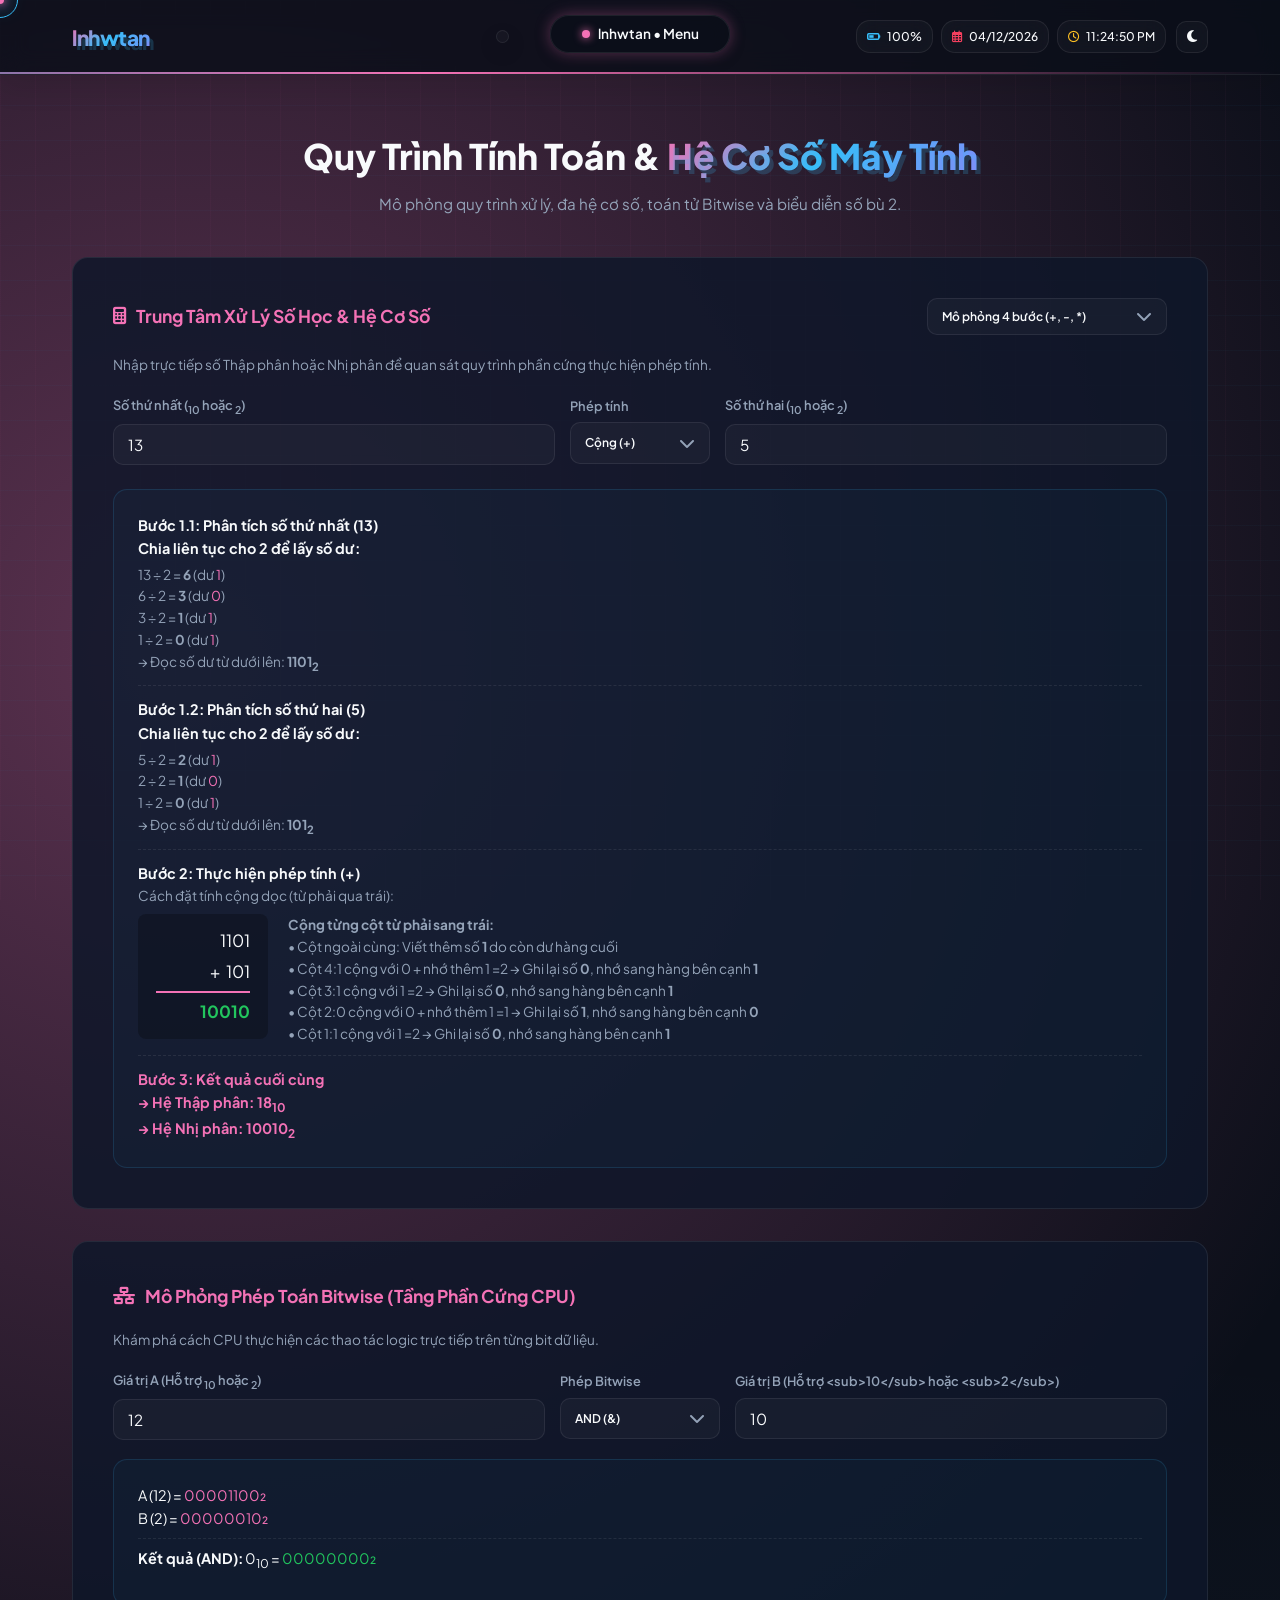
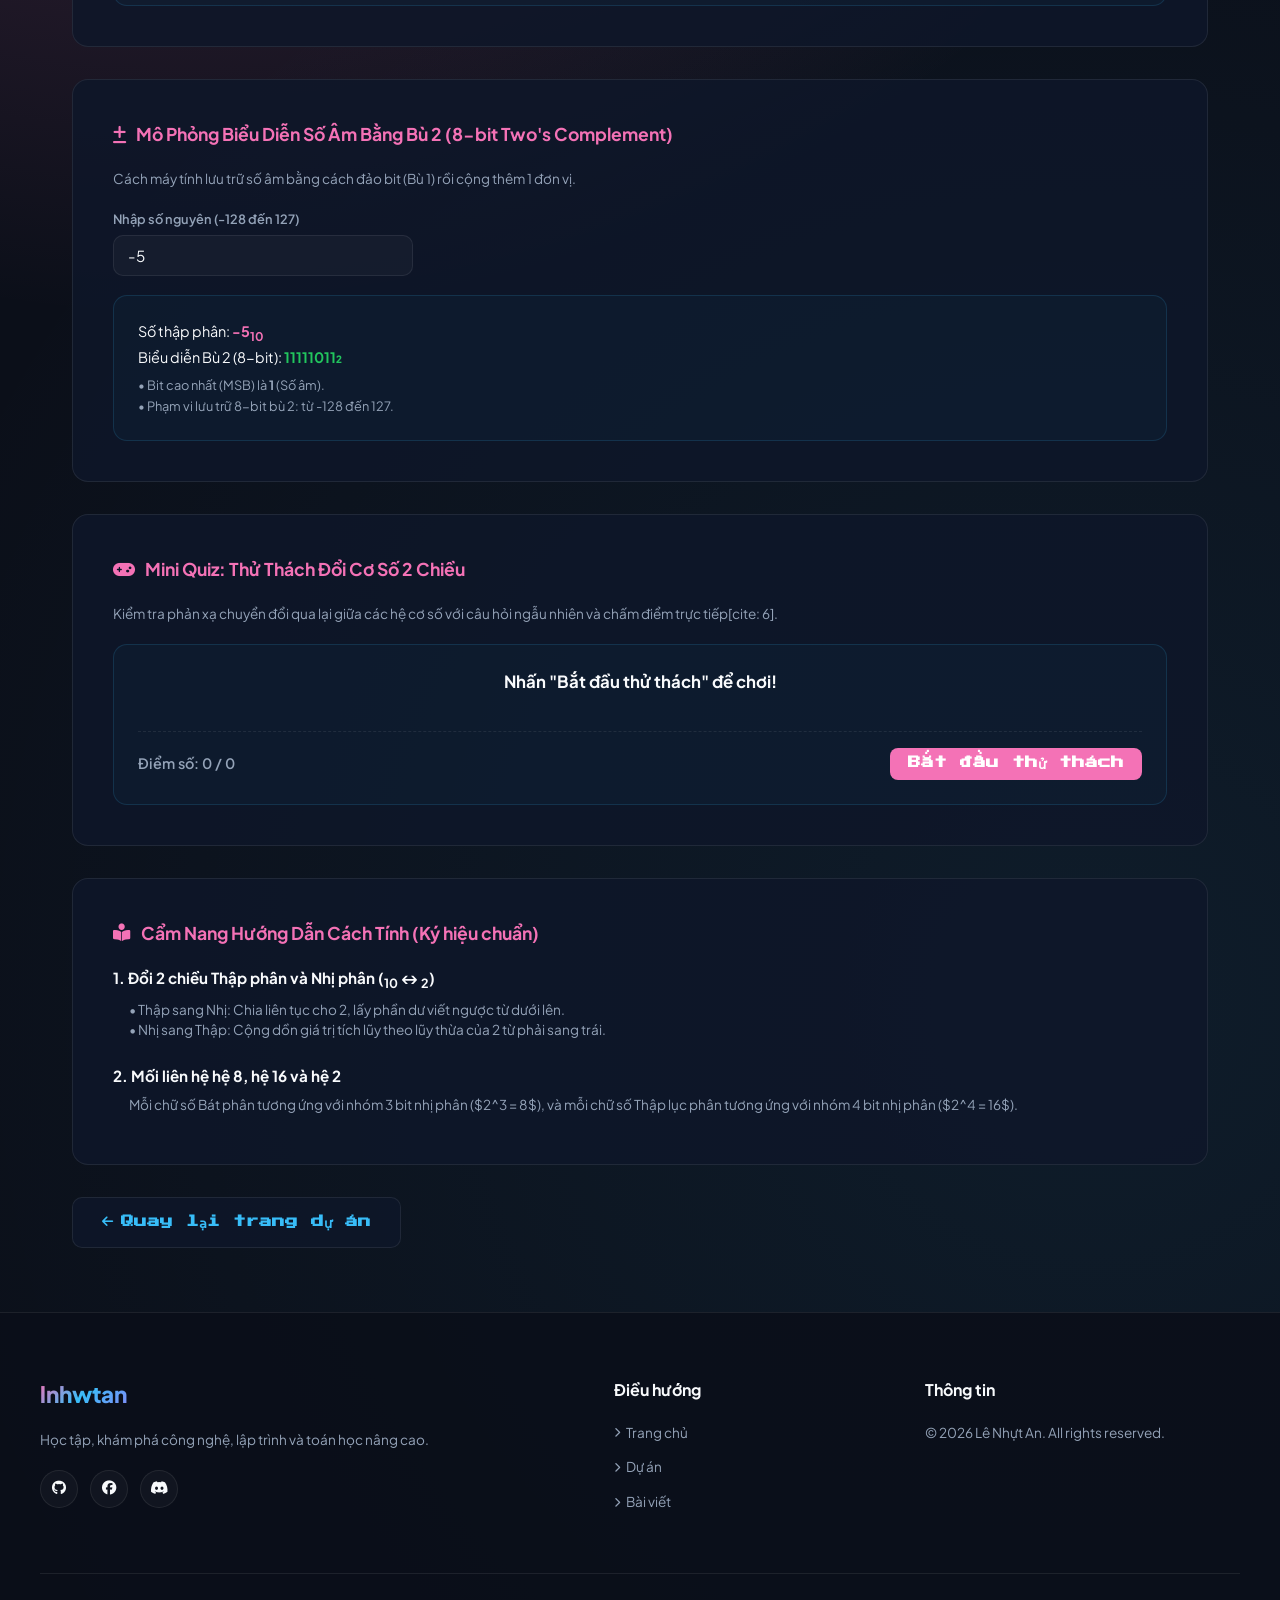
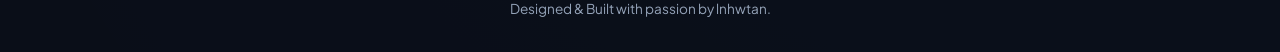
<file: binary.html>
<!DOCTYPE html>
<html lang="vi" data-theme="dark">
<head>
    <meta charset="UTF-8">
    <meta name="viewport" content="width=device-width, initial-scale=1.0">
    <title>Quy Trình Tính Toán Máy Tính & Nhị Phân - lnhwtan</title>
    <link rel="stylesheet" href="https://cdnjs.cloudflare.com/ajax/libs/font-awesome/6.4.0/css/all.min.css">
    <link href="https://fonts.googleapis.com/css2?family=Plus+Jakarta+Sans:wght@400;500;600;700;800&display=swap" rel="stylesheet">
    <link href="https://fonts.googleapis.com/css2?family=Press+Start+2P&display=swap" rel="stylesheet">
    <link rel="stylesheet" href="css/style.css">
</head>
<body>
    <div class="custom-cursor">
        <div class="cursor-dot" id="cursor-dot"></div>
        <div class="cursor-outline" id="cursor-outline"></div>
    </div>
    <div class="dynamic-island" id="dynamicIsland">
        <div class="island-collapsed">
            <div class="pulse-icon"></div>
            <span class="island-text">lnhwtan &bull; Menu</span>
        </div>
        <div class="island-expanded">
            <div class="island-nav-links">
                <a href="index.html">Trang chủ</a>
                <a href="projects.html" class="active">Dự án</a>
                <a href="posts.html">Bài viết</a>
                <a href="resources.html">Tài nguyên</a>
                <a href="contact.html">Liên hệ</a>
            </div>
        </div>
    </div>
    <header>
        <div class="nav-container">
            <a href="index.html" class="logo"><span>lnhwtan</span></a>
            <nav class="nav-links" id="navLinks">
            </nav>
            <div class="nav-right-info">
                <div class="system-widget-container">
                    <div class="sys-badge battery-box"><i class="fa-solid fa-battery-half"></i> <span id="batteryLevelText">--%</span></div>
                    <div class="sys-badge date-box"><i class="fa-regular fa-calendar-days"></i> <span id="dateText">--/--/----</span></div>
                    <div class="sys-badge time-box"><i class="fa-regular fa-clock"></i> <span id="timeText">--:--:-- --</span></div>
                </div>
                <button class="theme-toggle-btn" id="themeToggleBtn"><i class="fa-solid fa-moon" id="themeIcon"></i></button>
                <div class="menu-btn" id="menuBtn"><i class="fa-solid fa-bars"></i></div>
            </div>
        </div>
    </header>
    <main class="section-container" style="padding-top: 8rem;">
        <div style="text-align: center; margin-bottom: 2.5rem;">
            <h1 style="font-size: 2.2rem; font-weight: 800; margin-bottom: 0.5rem;">Quy Trình Tính Toán & <span class="highlight">Hệ Cơ Số Máy Tính</span></h1>
            <p style="color: var(--text-secondary); font-size: 0.95rem;">Mô phỏng quy trình xử lý, đa hệ cơ số, toán tử Bitwise và biểu diễn số bù 2.</p>
        </div>
        <div class="feature-card" style="margin-bottom: 2rem;">
            <div style="display: flex; justify-content: space-between; align-items: center; flex-wrap: wrap; gap: 15px; margin-bottom: 1.2rem;">
                <div style="font-size: 1.1rem; font-weight: 700; display: flex; align-items: center; gap: 10px; color: var(--accent);">
                    <i class="fa-solid fa-calculator"></i> Trung Tâm Xử Lý Số Học & Hệ Cơ Số
                </div>
                <div style="width: 240px;">
                    <div class="custom-dropdown" id="modeSelectorDropdown" style="width: 100%; background: var(--badge-bg); border: 1px solid var(--border-color); padding: 8px 14px; border-radius: 10px; justify-content: space-between;">
                        <span class="dropdown-selected" data-value="pipeline">Mô phỏng 4 bước (+, -, *)</span>
                        <i class="fa-solid fa-chevron-down" style="color: var(--text-secondary);"></i>
                        <div class="dropdown-menu" style="width: 100%; right: auto; left: 0;">
                            <div class="dropdown-item selected" data-value="pipeline">Mô phỏng 4 bước (+, -, *)</div>
                            <div class="dropdown-item" data-value="convert">Quy đổi đa hệ cơ số (2 chiều)</div>
                        </div>
                    </div>
                </div>
            </div>
            <div id="modePipelineSection">
                <p style="font-size: 0.85rem; color: var(--text-secondary); margin-bottom: 1.2rem;">Nhập trực tiếp số Thập phân hoặc Nhị phân để quan sát quy trình phần cứng thực hiện phép tính.</p>
                <div style="display: grid; grid-template-columns: 1fr 140px 1fr; gap: 15px; align-items: center; margin-bottom: 1.5rem;">
                    <div>
                        <label style="display: block; font-size: 0.8rem; font-weight: 600; color: var(--text-secondary); margin-bottom: 6px;">Số thứ nhất (<sub>10</sub> hoặc <sub>2</sub>)</label>
                        <input type="text" id="numA" value="13" oninput="runCalculatorPipeline()" style="width: 100%; background: var(--badge-bg); border: 1px solid var(--border-color); padding: 10px 14px; border-radius: 10px; color: var(--text-primary); font-size: 0.95rem; outline: none;">
                    </div>
                    <div>
                        <label style="display: block; font-size: 0.8rem; font-weight: 600; color: var(--text-secondary); margin-bottom: 6px;">Phép tính</label>
                        <div class="custom-dropdown" id="operatorDropdown" style="width: 100%; background: var(--badge-bg); border: 1px solid var(--border-color); padding: 10px 14px; border-radius: 10px; justify-content: space-between;">
                            <span class="dropdown-selected" data-value="+">Cộng (+)</span>
                            <i class="fa-solid fa-chevron-down" style="color: var(--text-secondary);"></i>
                            <div class="dropdown-menu" style="width: 100%; right: auto; left: 0;">
                                <div class="dropdown-item selected" data-value="+">Cộng (+)</div>
                                <div class="dropdown-item" data-value="-">Trừ (-)</div>
                                <div class="dropdown-item" data-value="*">Nhân (×)</div>
                            </div>
                        </div>
                    </div>
                    <div>
                        <label style="display: block; font-size: 0.8rem; font-weight: 600; color: var(--text-secondary); margin-bottom: 6px;">Số thứ hai (<sub>10</sub> hoặc <sub>2</sub>)</label>
                        <input type="text" id="numB" value="5" oninput="runCalculatorPipeline()" style="width: 100%; background: var(--badge-bg); border: 1px solid var(--border-color); padding: 10px 14px; border-radius: 10px; color: var(--text-primary); font-size: 0.95rem; outline: none;">
                    </div>
                </div>
                <div id="pipelineBox" style="display: flex; flex-direction: column; gap: 12px; background: rgba(56, 189, 248, 0.03); border: 1px solid rgba(56, 189, 248, 0.15); border-radius: 14px; padding: 1.5rem;"></div>
            </div>
            <div id="modeConvertSection" style="display: none;">
                <p style="font-size: 0.85rem; color: var(--text-secondary); margin-bottom: 1.2rem;">Nhập giá trị vào bất kỳ ô nào bên dưới, hệ thống sẽ tự động đồng bộ 2 chiều sang các hệ cơ số còn lại.</p>
                <div style="display: grid; grid-template-columns: repeat(auto-fit, minmax(220px, 1fr)); gap: 15px;">
                    <div>
                        <label style="display: block; font-size: 0.8rem; font-weight: 600; color: var(--text-secondary); margin-bottom: 6px;">Thập phân (Decimal - <sub>10</sub>)</label>
                        <input type="text" id="convDec" placeholder="Ví dụ: 255" oninput="convertMultiBase('dec')" style="width: 100%; background: var(--badge-bg); border: 1px solid var(--border-color); padding: 10px 14px; border-radius: 10px; color: var(--text-primary); font-size: 0.95rem; outline: none;">
                    </div>
                    <div>
                        <label style="display: block; font-size: 0.8rem; font-weight: 600; color: var(--text-secondary); margin-bottom: 6px;">Nhị phân (Binary - <sub>2</sub>)</label>
                        <input type="text" id="convBin" placeholder="Ví dụ: 11111111" oninput="convertMultiBase('bin')" style="width: 100%; background: var(--badge-bg); border: 1px solid var(--border-color); padding: 10px 14px; border-radius: 10px; color: var(--text-primary); font-size: 0.95rem; outline: none;">
                    </div>
                    <div>
                        <label style="display: block; font-size: 0.8rem; font-weight: 600; color: var(--text-secondary); margin-bottom: 6px;">Bát phân (Octal - <sub>8</sub>)</label>
                        <input type="text" id="convOct" placeholder="Ví dụ: 377" oninput="convertMultiBase('oct')" style="width: 100%; background: var(--badge-bg); border: 1px solid var(--border-color); padding: 10px 14px; border-radius: 10px; color: var(--text-primary); font-size: 0.95rem; outline: none;">
                    </div>
                    <div>
                        <label style="display: block; font-size: 0.8rem; font-weight: 600; color: var(--text-secondary); margin-bottom: 6px;">Thập lục phân (Hex - <sub>16</sub>)</label>
                        <input type="text" id="convHex" placeholder="Ví dụ: FF" oninput="convertMultiBase('hex')" style="width: 100%; background: var(--badge-bg); border: 1px solid var(--border-color); padding: 10px 14px; border-radius: 10px; color: var(--text-primary); font-size: 0.95rem; outline: none;">
                    </div>
                </div>
            </div>
        </div>
        <div class="feature-card" style="margin-bottom: 2rem;">
            <div style="font-size: 1.1rem; font-weight: 700; margin-bottom: 1.2rem; display: flex; align-items: center; gap: 10px; color: var(--accent);">
                <i class="fa-solid fa-network-wired"></i> Mô Phỏng Phép Toán Bitwise (Tầng Phần Cứng CPU)
            </div>
            <p style="font-size: 0.85rem; color: var(--text-secondary); margin-bottom: 1.2rem;">Khám phá cách CPU thực hiện các thao tác logic trực tiếp trên từng bit dữ liệu.</p>
            <div style="display: grid; grid-template-columns: 1fr 160px 1fr; gap: 15px; align-items: center; margin-bottom: 1.2rem;">
                <div>
                    <label style="display: block; font-size: 0.8rem; font-weight: 600; color: var(--text-secondary); margin-bottom: 6px;">Giá trị A (Hỗ trợ <sub>10</sub> hoặc <sub>2</sub>)</label>
                    <input type="text" id="bitA" value="12" oninput="runBitwise()" style="width: 100%; background: var(--badge-bg); border: 1px solid var(--border-color); padding: 10px 14px; border-radius: 10px; color: var(--text-primary); font-size: 0.95rem; outline: none;">
                </div>
                <div>
                    <label style="display: block; font-size: 0.8rem; font-weight: 600; color: var(--text-secondary); margin-bottom: 6px;">Phép Bitwise</label>
                    <div class="custom-dropdown" id="bitOpDropdown" style="width: 100%; background: var(--badge-bg); border: 1px solid var(--border-color); padding: 10px 14px; border-radius: 10px; justify-content: space-between;">
                        <span class="dropdown-selected" data-value="AND">AND (&amp;)</span>
                        <i class="fa-solid fa-chevron-down" style="color: var(--text-secondary);"></i>
                        <div class="dropdown-menu" style="width: 100%; right: auto; left: 0;">
                            <div class="dropdown-item selected" data-value="AND">AND (&amp;)</div>
                            <div class="dropdown-item" data-value="OR">OR (|)</div>
                            <div class="dropdown-item" data-value="XOR">XOR (^)</div>
                            <div class="dropdown-item" data-value="SHL">Shift Trái (&lt;&lt;)</div>
                            <div class="dropdown-item" data-value="SHR">Shift Phải (&gt;&gt;)</div>
                        </div>
                    </div>
                </div>
                <div>
                    <label style="display: block; font-size: 0.8rem; font-weight: 600; color: var(--text-secondary); margin-bottom: 6px;" id="bitBLabel">Giá trị B (Hỗ trợ <sub>10</sub> hoặc <sub>2</sub>)</label>
                    <input type="text" id="bitB" value="10" oninput="runBitwise()" style="width: 100%; background: var(--badge-bg); border: 1px solid var(--border-color); padding: 10px 14px; border-radius: 10px; color: var(--text-primary); font-size: 0.95rem; outline: none;">
                </div>
            </div>
            <div id="bitwiseBox" style="background: rgba(56, 189, 248, 0.03); border: 1px solid rgba(56, 189, 248, 0.15); border-radius: 14px; padding: 1.5rem; font-family: monospace; font-size: 0.9rem; line-height: 1.6;"></div>
        </div>
        <div class="feature-card" style="margin-bottom: 2rem;">
            <div style="font-size: 1.1rem; font-weight: 700; margin-bottom: 1.2rem; display: flex; align-items: center; gap: 10px; color: var(--accent);">
                <i class="fa-solid fa-plus-minus"></i> Mô Phỏng Biểu Diễn Số Âm Bằng Bù 2 (8-bit Two's Complement)
            </div>
            <p style="font-size: 0.85rem; color: var(--text-secondary); margin-bottom: 1.2rem;">Cách máy tính lưu trữ số âm bằng cách đảo bit (Bù 1) rồi cộng thêm 1 đơn vị.</p>
            <div style="max-width: 300px; margin-bottom: 1.2rem;">
                <label style="display: block; font-size: 0.8rem; font-weight: 600; color: var(--text-secondary); margin-bottom: 6px;">Nhập số nguyên (-128 đến 127)</label>
                <input type="number" id="twosInput" value="-5" min="-128" max="127" oninput="runTwosComplement()" style="width: 100%; background: var(--badge-bg); border: 1px solid var(--border-color); padding: 10px 14px; border-radius: 10px; color: var(--text-primary); font-size: 0.95rem; outline: none;">
            </div>
            <div id="twosBox" style="background: rgba(56, 189, 248, 0.03); border: 1px solid rgba(56, 189, 248, 0.15); border-radius: 14px; padding: 1.5rem; font-family: monospace; font-size: 0.9rem; line-height: 1.6;"></div>
        </div>
        <div class="feature-card" style="margin-bottom: 2rem;">
            <div style="font-size: 1.1rem; font-weight: 700; margin-bottom: 1.2rem; display: flex; align-items: center; gap: 10px; color: var(--accent);">
                <i class="fa-solid fa-gamepad"></i> Mini Quiz: Thử Thách Đổi Cơ Số 2 Chiều
            </div>
            <p style="font-size: 0.85rem; color: var(--text-secondary); margin-bottom: 1.2rem;">Kiểm tra phản xạ chuyển đổi qua lại giữa các hệ cơ số với câu hỏi ngẫu nhiên và chấm điểm trực tiếp[cite: 6].</p>
            <div id="quizContainer" style="background: rgba(56, 189, 248, 0.03); border: 1px solid rgba(56, 189, 248, 0.15); border-radius: 14px; padding: 1.5rem; text-align: center;">
                <div id="quizQuestion" style="font-size: 1.05rem; font-weight: 700; margin-bottom: 1rem; color: var(--text-primary);">
                    Nhấn "Bắt đầu thử thách" để chơi!
                </div>
                <div id="quizOptions" style="display: grid; grid-template-columns: repeat(2, 1fr); gap: 10px; margin-bottom: 1.2rem;"></div>
                <div style="display: flex; justify-content: space-between; align-items: center; border-top: 1px dashed var(--border-color); padding-top: 1rem;">
                    <span id="quizScore" style="font-size: 0.9rem; font-weight: 600; color: var(--text-secondary);">Điểm số: 0 / 0</span>
                    <button id="quizBtn" onclick="nextQuizQuestion()" class="btn" style="padding: 8px 18px; font-size: 0.85rem; background: var(--accent); color: #fff; border: none; border-radius: 8px; cursor: pointer; font-weight: 600;">Bắt đầu thử thách</button>
                </div>
            </div>
        </div>
        <div class="feature-card" style="margin-bottom: 2rem;">
            <div style="font-size: 1.1rem; font-weight: 700; margin-bottom: 1.2rem; display: flex; align-items: center; gap: 10px; color: var(--accent);">
                <i class="fa-solid fa-book-open-reader"></i> Cẩm Nang Hướng Dẫn Cách Tính (Ký hiệu chuẩn)
            </div>
            <div style="margin-bottom: 1.5rem;">
                <h4 style="font-size: 0.95rem; font-weight: 700; margin-bottom: 0.4rem; color: var(--text-primary);">1. Đổi 2 chiều Thập phân và Nhị phân (<sub>10</sub> &harr; <sub>2</sub>)</h4>
                <p style="font-size: 0.85rem; color: var(--text-secondary); line-height: 1.5; padding-left: 1rem; margin-bottom: 0.5rem;">&bull; Thập sang Nhị: Chia liên tục cho 2, lấy phần dư viết ngược từ dưới lên.<br>&bull; Nhị sang Thập: Cộng dồn giá trị tích lũy theo lũy thừa của 2 từ phải sang trái.</p>
            </div>
            <div style="margin-bottom: 0;">
                <h4 style="font-size: 0.95rem; font-weight: 700; margin-bottom: 0.4rem; color: var(--text-primary);">2. Mối liên hệ hệ 8, hệ 16 và hệ 2</h4>
                <p style="font-size: 0.85rem; color: var(--text-secondary); line-height: 1.5; padding-left: 1rem; margin-bottom: 0.5rem;">Mỗi chữ số Bát phân tương ứng với nhóm 3 bit nhị phân ($2^3 = 8$), và mỗi chữ số Thập lục phân tương ứng với nhóm 4 bit nhị phân ($2^4 = 16$).</p>
            </div>
        </div>
        <a href="projects.html" class="btn secondary-btn" style="display: inline-flex; align-items: center; gap: 8px; text-decoration: none; font-size: 0.85rem; font-weight: 600;">
            <i class="fa-solid fa-arrow-left"></i> Quay lại trang dự án
        </a>
    </main>
    <footer>
        <div class="footer-container">
            <div class="footer-col">
                <h3><span>lnhwtan</span></h3>
                <p>Học tập, khám phá công nghệ, lập trình và toán học nâng cao.</p>
                <div class="footer-socials">
                    <a href="#"><i class="fa-brands fa-github"></i></a>
                    <a href="#"><i class="fa-brands fa-facebook"></i></a>
                    <a href="#"><i class="fa-brands fa-discord"></i></a>
                </div>
            </div>
            <div class="footer-col">
                <h4>Điều hướng</h4>
                <ul>
                    <li><a href="index.html"><i class="fa-solid fa-chevron-right" style="font-size: 10px;"></i> Trang chủ</a></li>
                    <li><a href="projects.html"><i class="fa-solid fa-chevron-right" style="font-size: 10px;"></i> Dự án</a></li>
                    <li><a href="posts.html"><i class="fa-solid fa-chevron-right" style="font-size: 10px;"></i> Bài viết</a></li>
                </ul>
            </div>
            <div class="footer-col">
                <h4>Thông tin</h4>
                <p>&copy; 2026 Lê Nhựt An. All rights reserved.</p>
            </div>
        </div>
        <div class="footer-bottom">
            <p>Designed & Built with passion by lnhwtan.</p>
        </div>
    </footer>
    <script>
        const cursorDot = document.getElementById('cursor-dot');
        const cursorOutline = document.getElementById('cursor-outline');
        let mouseX = 0, mouseY = 0, outlineX = 0, outlineY = 0;
        window.addEventListener('mousemove', (e) => {
            mouseX = e.clientX; mouseY = e.clientY;
            cursorDot.style.transform = `translate(${mouseX}px, ${mouseY}px) translate(-50%, -50%)`;
        });
        function animateCursor() {
            outlineX += (mouseX - outlineX) * 0.2;
            outlineY += (mouseY - outlineY) * 0.2;
            cursorOutline.style.transform = `translate(${outlineX}px, ${outlineY}px) translate(-50%, -50%)`;
            requestAnimationFrame(animateCursor);
        }
        animateCursor();
        document.querySelectorAll('a, button, input, select').forEach(el => {
            el.addEventListener('mouseenter', () => document.body.classList.add('cursor-hover'));
            el.addEventListener('mouseleave', () => document.body.classList.remove('cursor-hover'));
        });
        const menuBtn = document.getElementById('menuBtn');
        const navLinks = document.getElementById('navLinks');
        if (menuBtn) {
            menuBtn.addEventListener('click', () => {
                navLinks.classList.toggle('active-menu');
            });
        }
        function parseVal(str) {
            str = str.trim();
            if (str === "") return 0;
            if (/^[01]+$/.test(str) && (str.length > 1 && !str.startsWith('0'))) {
                return parseInt(str, 2);
            }
            let val = Number(str);
            return isNaN(val) ? 0 : val;
        }
        function initCustomDropdowns() {
            document.querySelectorAll('.custom-dropdown').forEach(dropdown => {
                const selectedEl = dropdown.querySelector('.dropdown-selected');
                const menuEl = dropdown.querySelector('.dropdown-menu');
                dropdown.addEventListener('click', (e) => {
                    e.stopPropagation();
                    document.querySelectorAll('.custom-dropdown').forEach(d => {
                        if (d !== dropdown) d.classList.remove('active');
                    });
                    dropdown.classList.toggle('active');
                });
                menuEl.querySelectorAll('.dropdown-item').forEach(item => {
                    item.addEventListener('click', (e) => {
                        e.stopPropagation();
                        menuEl.querySelectorAll('.dropdown-item').forEach(i => i.classList.remove('selected'));
                        item.classList.add('selected');
                        selectedEl.textContent = item.textContent;
                        selectedEl.setAttribute('data-value', item.getAttribute('data-value'));
                        dropdown.classList.remove('active');
                        if (dropdown.id === 'operatorDropdown') runCalculatorPipeline();
                        if (dropdown.id === 'bitOpDropdown') runBitwise();
                        if (dropdown.id === 'modeSelectorDropdown') {
                            let val = item.getAttribute('data-value');
                            let pipelineSec = document.getElementById('modePipelineSection');
                            let convertSec = document.getElementById('modeConvertSection');
                            if (val === 'pipeline') {
                                pipelineSec.style.display = 'block';
                                convertSec.style.display = 'none';
                            } else {
                                pipelineSec.style.display = 'none';
                                convertSec.style.display = 'block';
                            }
                        }
                    });
                });
            });
            window.addEventListener('click', () => {
                document.querySelectorAll('.custom-dropdown').forEach(d => d.classList.remove('active'));
            });
        }
        initCustomDropdowns();
        function runCalculatorPipeline() {
            let rawA = document.getElementById('numA').value.trim();
            let rawB = document.getElementById('numB').value.trim();
            let op = document.querySelector('#operatorDropdown .dropdown-selected').getAttribute('data-value');
            let isBinA = /^[01]+$/.test(rawA) && rawA.length > 1 && !rawA.startsWith('0');
            let isBinB = /^[01]+$/.test(rawB) && rawB.length > 1 && !rawB.startsWith('0');
            let isBothBinary = isBinA && isBinB;
            function getDecToBinSteps(num) {
                if (num === 0) return "0<sub>10</sub> = 0<sub>2</sub>";
                let n = Math.abs(num);
                let steps = [];
                let remainders = [];
                while (n > 0) {
                    let quo = Math.floor(n / 2);
                    let rem = n % 2;
                    steps.push(`${n} &divide; 2 = <strong>${quo}</strong> (dư <span style="color: var(--accent);">${rem}</span>)`);
                    remainders.push(rem);
                    n = quo;
                }
                let binStr = remainders.slice().reverse().join('');
                return `
                    <div style="font-size: 0.85rem; color: var(--text-secondary); margin-top: 4px;">
                        ${steps.join('<br>')}<br>
                        &rarr; Đọc số dư từ dưới lên: <strong>${binStr}<sub>2</sub></strong>
                    </div>
                `;
            }
            function getBinToDecSteps(binStr) {
                let len = binStr.length;
                let steps = [];
                let sum = 0;
                for (let i = 0; i < len; i++) {
                    let bit = parseInt(binStr[i]);
                    let exp = len - 1 - i;
                    let val = bit * Math.pow(2, exp);
                    steps.push(`<strong>${bit}</strong> &times; 2<sup>${exp}</sup> =${val}`);
                    sum += val;
                }
                return `
                    <div style="font-size: 0.85rem; color: var(--text-secondary); margin-top: 4px;">
                        Khai triển theo lũy thừa cơ số 2:<br>
                        ${steps.join(' + ')}<br>
                        &rarr; Tổng giá trị: <strong>${sum}<sub>10</sub></strong>
                    </div>
                `;
            }
            let detailA = "";
            let a = 0;
            if (isBinA) {
                a = parseInt(rawA, 2);
                detailA = `<strong>Đổi nhị phân sang thập phân:</strong><br>` + getBinToDecSteps(rawA);
            } else {
                a = parseInt(rawA) || 0;
                detailA = `<strong>Chia liên tục cho 2 để lấy số dư:</strong><br>` + getDecToBinSteps(a);
            }
            let detailB = "";
            let b = 0;
            if (isBinB) {
                b = parseInt(rawB, 2);
                detailB = `<strong>Đổi nhị phân sang thập phân:</strong><br>` + getBinToDecSteps(rawB);
            } else {
                b = parseInt(rawB) || 0;
                detailB = `<strong>Chia liên tục cho 2 để lấy số dư:</strong><br>` + getDecToBinSteps(b);
            }
            let binA = a >= 0 ? a.toString(2) : "-" + Math.abs(a).toString(2);
            let binB = b >= 0 ? b.toString(2) : "-" + Math.abs(b).toString(2);
            let resultDec = 0;
            if (op === '+') resultDec = a + b;
            else if (op === '-') resultDec = a - b;
            else if (op === '*') resultDec = a * b;
            let binResult = resultDec >= 0 ? resultDec.toString(2) : "-" + Math.abs(resultDec).toString(2);
            let verticalHtml = "";
            if (isBothBinary) {
                let opSymbol = op === '*' ? '&times;' : op;
                verticalHtml = `
                    <div style="font-size: 0.85rem; color: var(--text-secondary); margin-bottom: 8px;">Quy đổi ra hệ Thập phân để tính cho quen thuộc:</div>
                    <div style="display: flex; gap: 20px; align-items: flex-start; flex-wrap: wrap;">
                        <div style="background: rgba(0,0,0,0.25); padding: 12px 18px; border-radius: 8px; font-family: monospace; font-size: 1.05rem; line-height: 1.8; min-width: 130px; text-align: right;">
                            <div>&nbsp;&nbsp;${a}</div>
                            <div>${opSymbol}&nbsp;${b}</div>
                            <div style="border-bottom: 2px solid var(--accent); margin: 4px 0;"></div>
                            <div style="color: #22c55e; font-weight: bold;">&nbsp;&nbsp;${resultDec}</div>
                        </div>
                        <div style="font-size: 0.85rem; color: var(--text-secondary); line-height: 1.6; flex: 1; min-width: 220px;">
                            <strong>Giải thích:</strong><br>
                            • Số thứ nhất: <code>${rawA}<sub>2</sub></code> bằng <code>${a}</code> trong đời thực.<br>
                            • Số thứ hai: <code>${rawB}<sub>2</sub></code> bằng <code>${b}</code> trong đời thực.<br>
                            • Kết quả: <code>${a}${op} ${b} =${resultDec}</code>.
                        </div>
                    </div>
                `;
            } 
            else if (a >= 0 && b >= 0 && op === '+') {
                let maxLen = Math.max(binA.length, binB.length);
                let pA = binA.padStart(maxLen, '0');
                let pB = binB.padStart(maxLen, '0');
                let carry = 0;
                let stepDetails = [];
                let resBits = [];
                for (let i = maxLen - 1; i >= 0; i--) {
                    let bitA_i = parseInt(pA[i]);
                    let bitB_i = parseInt(pB[i]);
                    let sum = bitA_i + bitB_i + carry;
                    let outBit = sum % 2;
                    let nextCarry = Math.floor(sum / 2);
                    let carryText = carry > 0 ? ` + nhớ thêm ${carry}` : ``;
                    let explanation = `${bitA_i} cộng với ${bitB_i}${carryText} =${sum} &rarr; Ghi lại số <strong>${outBit}</strong>, nhớ sang hàng bên cạnh <strong>${nextCarry}</strong>`;
                    stepDetails.unshift(`• Cột ${maxLen - i}:${explanation}`);
                    resBits.unshift(outBit);
                    carry = nextCarry;
                }
                if (carry > 0) {
                    resBits.unshift(carry);
                    stepDetails.unshift(`• Cột ngoài cùng: Viết thêm số <strong>${carry}</strong> do còn dư hàng cuối`);
                }
                let alignedA = binA.padStart(resBits.length, ' ');
                let alignedB = binB.padStart(resBits.length, ' ');
                let alignedRes = resBits.join('');
                verticalHtml = `
                    <div style="font-size: 0.85rem; color: var(--text-secondary); margin-bottom: 8px;">Cách đặt tính cộng dọc (từ phải qua trái):</div>
                    <div style="display: flex; gap: 20px; align-items: flex-start; flex-wrap: wrap;">
                        <div style="background: rgba(0,0,0,0.25); padding: 12px 18px; border-radius: 8px; font-family: monospace; font-size: 1.05rem; line-height: 1.8; min-width: 130px; text-align: right;">
                            <div>&nbsp;&nbsp;${alignedA}</div>
                            <div>+&nbsp;${alignedB}</div>
                            <div style="border-bottom: 2px solid var(--accent); margin: 4px 0;"></div>
                            <div style="color: #22c55e; font-weight: bold;">&nbsp;&nbsp;${alignedRes}</div>
                        </div>
                        <div style="font-size: 0.85rem; color: var(--text-secondary); line-height: 1.6; flex: 1; min-width: 220px;">
                            <strong>Cộng từng cột từ phải sang trái:</strong><br>
                            ${stepDetails.join('<br>')}
                        </div>
                    </div>
                `;
            } 
            else if (a >= 0 && b >= 0 && op === '-') {
                let maxLen = Math.max(binA.length, binB.length);
                let pA = binA.padStart(maxLen, '0');
                let pB = binB.padStart(maxLen, '0');
                let borrow = 0;
                let stepDetails = [];
                let resBits = [];
                for (let i = maxLen - 1; i >= 0; i--) {
                    let bitA_i = parseInt(pA[i]);
                    let bitB_i = parseInt(pB[i]) + borrow;
                    let explanation = "";
                    let outBit = 0;
                    if (bitA_i >= bitB_i) {
                        outBit = bitA_i - bitB_i;
                        let borrowNote = borrow > 0 ? ` (sau khi đã trả lại số mượn)` : ``;
                        explanation = `${bitA_i} trừ ${parseInt(pB[i])}${borrow > 0 ? ' và trừ tiếp 1 đã mượn' : ''} = ${outBit}${borrowNote} &rarr; Viết <strong>${outBit}</strong>, không phải mượn`;
                        borrow = 0;
                    } else {
                        outBit = (bitA_i + 2) - bitB_i;
                        explanation = `${bitA_i} nhỏ hơn ${parseInt(pB[i])}${borrow > 0 ? ' (đã trừ mượn trước đó)' : ''}, phải mượn 1 từ hàng bên cạnh thành (${bitA_i} + 2) - ${parseInt(pB[i])} = ${outBit} &rarr; Viết <strong>${outBit}</strong>, mượn 1`;
                        borrow = 1;
                    }
                    stepDetails.unshift(`• Cột ${maxLen - i}: ${explanation}`);
                    resBits.unshift(outBit);
                }
                let cleanResBits = [...resBits];
                while (cleanResBits.length > 1 && cleanResBits[0] === 0) {
                    cleanResBits.shift();
                }
                let alignedA = binA.padStart(resBits.length, ' ');
                let alignedB = binB.padStart(resBits.length, ' ');
                let alignedRes = resBits.join('');
                verticalHtml = `
                    <div style="font-size: 0.85rem; color: var(--text-secondary); margin-bottom: 8px;">Cách đặt tính trừ dọc (từ phải qua trái):</div>
                    <div style="display: flex; gap: 20px; align-items: flex-start; flex-wrap: wrap;">
                        <div style="background: rgba(0,0,0,0.25); padding: 12px 18px; border-radius: 8px; font-family: monospace; font-size: 1.05rem; line-height: 1.8; min-width: 130px; text-align: right;">
                            <div>&nbsp;&nbsp;${alignedA}</div>
                            <div>-&nbsp;${alignedB}</div>
                            <div style="border-bottom: 2px solid var(--accent); margin: 4px 0;"></div>
                            <div style="color: #22c55e; font-weight: bold;">&nbsp;&nbsp;${cleanResBits.join('')}</div>
                        </div>
                        <div style="font-size: 0.85rem; color: var(--text-secondary); line-height: 1.6; flex: 1; min-width: 220px;">
                            <strong>Trừ từng cột từ phải sang trái:</strong><br>
                            ${stepDetails.join('<br>')}
                        </div>
                    </div>
                `;
            }
            else if (a >= 0 && b >= 0 && op === '*') {
                let stepDetails = [];
                let bBits = b.toString(2).split('');
                let partialRows = [];
                let totalLen = binResult.length;
                for (let i = bBits.length - 1, shift = 0; i >= 0; i--, shift++) {
                    let multiplierBit = parseInt(bBits[i]);
                    let val = (multiplierBit === 1) ? binA : "0".repeat(binA.length);
                    if (multiplierBit === 1) {
                        stepDetails.push(`• Lấy chữ số <strong>1</strong> ở hàng thứ ${bBits.length - i} nhân với <code>${binA}</code> &rarr; Được dòng tích riêng: <code>${binA}</code>`);
                    } else {
                        stepDetails.push(`• Lấy chữ số <strong>0</strong> ở hàng thứ ${bBits.length - i} nhân với <code>${binA}</code> &rarr; Được dòng toàn số 0: <code>${val}</code>`);
                    }
                    let rowCells = new Array(totalLen).fill('');
                    let startCol = totalLen - shift - val.length;
                    for (let c = 0; c < val.length; c++) {
                        rowCells[startCol + c] = val[c];
                    }
                    partialRows.push(rowCells);
                }
                let aCells = new Array(totalLen).fill('');
                for (let c = 0; c < binA.length; c++) {
                    aCells[totalLen - binA.length + c] = binA[c];
                }
                let bStr = b.toString(2);
                let bCells = new Array(totalLen).fill('');
                for (let c = 0; c < bStr.length; c++) {
                    bCells[totalLen - bStr.length + c] = bStr[c];
                }
                let resCells = binResult.split('');
                let renderRowcells = (cells, isBold = false, color = '') => {
                    return cells.map(ch => `<td style="width: 24px; height: 28px; text-align: center; vertical-align: middle; ${isBold ? 'font-weight: bold;' : ''} ${color ? 'color:' + color + ';' : ''}">${ch || '&nbsp;'}</td>`).join('');
                };
                verticalHtml = `
                    <div style="font-size: 0.85rem; color: var(--text-secondary); margin-bottom: 8px;">Cách đặt tính nhân dọc (chia theo ô ly):</div>
                    <div style="display: flex; gap: 20px; align-items: flex-start; flex-wrap: wrap;">
                        <div style="background: rgba(0,0,0,0.25); padding: 12px 16px; border-radius: 8px; font-family: monospace; font-size: 1.05rem;">
                            <table style="border-collapse: collapse; margin-left: auto;">
                                <tr>${renderRowcells(aCells)}</tr>
                                <tr>
                                    <td style="width: 24px; height: 28px; text-align: center; vertical-align: middle;">&times;</td>
                                    ${bCells.slice(1).map(ch => `<td style="width: 24px; height: 28px; text-align: center; vertical-align: middle;">${ch || '&nbsp;'}</td>`).join('')}
                                </tr>
                            </table>
                            <div style="border-bottom: 2px solid var(--accent); margin: 6px 0;"></div>
                            <table style="border-collapse: collapse; margin-left: auto;">
                                ${partialRows.map(row => `<tr>${renderRowcells(row)}</tr>`).join('')}
                            </table>
                            <div style="border-bottom: 1px dashed var(--text-secondary); margin: 6px 0;"></div>
                            <table style="border-collapse: collapse; margin-left: auto;">
                                <tr>${renderRowcells(resCells, true, '#22c55e')}</tr>
                            </table>
                        </div>
                        <div style="font-size: 0.85rem; color: var(--text-secondary); line-height: 1.6; flex: 1; min-width: 220px;">
                            <strong>Các bước nhân từng hàng:</strong><br>
                            ${stepDetails.join('<br>')}<br>
                            &rarr; Cộng tất cả các dòng tích riêng lại ta được kết quả cuối cùng: <strong>${binResult}<sub>2</sub></strong>
                        </div>
                    </div>
                `;
            }
            else {
                let opSymbol = op === '*' ? '&times;' : op;
                verticalHtml = `
                    <div style="font-family: monospace; font-size: 0.95rem; margin: 8px 0;">
                        <code>${a} ${opSymbol} ${b} = ${resultDec}</code>
                    </div>
                `;
            }
            let pipelineHTML = `
                <div style="display: flex; flex-direction: column; gap: 12px; font-size: 0.9rem;">
                    <div style="border-bottom: 1px dashed var(--border-color); padding-bottom: 10px;">
                        <strong>Bước 1.1: Phân tích số thứ nhất (${rawA})</strong><br>
                        ${detailA}
                    </div>
                    <div style="border-bottom: 1px dashed var(--border-color); padding-bottom: 10px;">
                        <strong>Bước 1.2: Phân tích số thứ hai (${rawB})</strong><br>
                        ${detailB}
                    </div>
                    <div style="border-bottom: 1px dashed var(--border-color); padding-bottom: 10px;">
                        <strong>Bước 2: Thực hiện phép tính (${op})</strong><br>
                        ${verticalHtml}
                    </div>
                    <div style="font-weight: 700; color: var(--accent);">
                        <strong>Bước 3: Kết quả cuối cùng</strong><br>
                        &rarr; Hệ Thập phân: <strong>${resultDec}<sub>10</sub></strong><br>
                        &rarr; Hệ Nhị phân: <strong>${binResult}<sub>2</sub></strong>
                    </div>
                </div>
            `;
            document.getElementById('pipelineBox').innerHTML = pipelineHTML;
        }
        runCalculatorPipeline();
        function convertMultiBase(source) {
            let decVal = document.getElementById('convDec');
            let binVal = document.getElementById('convBin');
            let octVal = document.getElementById('convOct');
            let hexVal = document.getElementById('convHex');
            let num = 0;
            if (source === 'dec') {
                if (decVal.value === "") { binVal.value = ""; octVal.value = ""; hexVal.value = ""; return; }
                num = parseInt(decVal.value);
            } else if (source === 'bin') {
                if (binVal.value === "") { decVal.value = ""; octVal.value = ""; hexVal.value = ""; return; }
                if (!/^[01]+$/.test(binVal.value)) return;
                num = parseInt(binVal.value, 2);
            } else if (source === 'oct') {
                if (octVal.value === "") { decVal.value = ""; binVal.value = ""; hexVal.value = ""; return; }
                if (!/^[0-7]+$/.test(octVal.value)) return;
                num = parseInt(octVal.value, 8);
            } else if (source === 'hex') {
                if (hexVal.value === "") { decVal.value = ""; binVal.value = ""; octVal.value = ""; return; }
                if (!/^[0-9a-fA-F]+$/.test(hexVal.value)) return;
                num = parseInt(hexVal.value, 16);
            }
            if (isNaN(num)) return;
            if (source !== 'dec') decVal.value = num.toString(10);
            if (source !== 'bin') binVal.value = num.toString(2);
            if (source !== 'oct') octVal.value = num.toString(8);
            if (source !== 'hex') hexVal.value = num.toString(16).toUpperCase();
        }
        function runBitwise() {
            let rawA = document.getElementById('bitA').value.trim();
            let rawB = document.getElementById('bitB').value.trim();
            let op = document.querySelector('#bitOpDropdown .dropdown-selected').getAttribute('data-value');
            let a = parseVal(rawA);
            let b = parseVal(rawB);
            let bLabel = document.getElementById('bitBLabel');
            if (op === 'SHL' || op === 'SHR') {
                bLabel.textContent = "Số bit dịch chuyển";
                if (b > 31) b = 31;
            } else {
                bLabel.textContent = "Giá trị B (Hỗ trợ <sub>10</sub> hoặc <sub>2</sub>)";
            }
            let result = 0;
            if (op === 'AND') result = a & b;
            else if (op === 'OR') result = a | b;
            else if (op === 'XOR') result = a ^ b;
            else if (op === 'SHL') result = a << b;
            else if (op === 'SHR') result = a >> b;
            let aBin = (a >>> 0).toString(2).padStart(8, '0');
            let bBin = (b >>> 0).toString(2).padStart(8, '0');
            let resBin = (result >>> 0).toString(2).padStart(8, '0');
            let html = `
                <div>A (${a}) = <span style="color: var(--accent);">${aBin}₂</span></div>
                <div>B (${b}) = <span style="color: var(--accent);">${bBin}₂</span></div>
                <div style="border-top: 1px dashed var(--border-color); margin: 8px 0; padding-top: 8px;">
                    <strong>Kết quả (${op}):</strong> ${result}<sub>10</sub> = <span style="color: #22c55e;">${resBin}₂</span>
                </div>
            `;
            document.getElementById('bitwiseBox').innerHTML = html;
        }
        runBitwise();
        function runTwosComplement() {
            let val = parseInt(document.getElementById('twosInput').value) || 0;
            if (val < -128) val = -128;
            if (val > 127) val = 127;
            let unsigned = val < 0 ? val + 256 : val;
            let bin8 = unsigned.toString(2).padStart(8, '0');
            let html = `
                <div>Số thập phân: <strong style="color: var(--accent);">${val}<sub>10</sub></strong></div>
                <div>Biểu diễn Bù 2 (8-bit): <strong style="color: #22c55e;">${bin8}₂</strong></div>
                <div style="font-size: 0.8rem; color: var(--text-secondary); margin-top: 6px;">
                    &bull; Bit cao nhất (MSB) là <strong>${bin8[0]}</strong> (${bin8[0] === '1' ? 'Số âm' : 'Số dương'}).<br>
                    &bull; Phạm vi lưu trữ 8-bit bù 2: từ -128 đến 127.
                </div>
            `;
            document.getElementById('twosBox').innerHTML = html;
        }
        runTwosComplement();
        let score = 0;
        let totalQuestions = 0;
        let correctAnswer = "";
        function nextQuizQuestion() {
            const questionEl = document.getElementById('quizQuestion');
            const optionsEl = document.getElementById('quizOptions');
            const scoreEl = document.getElementById('quizScore');
            const btnEl = document.getElementById('quizBtn');
            btnEl.textContent = "Câu tiếp theo";
            optionsEl.innerHTML = "";
            let bases = [10, 2, 8, 16];
            let fromBaseIdx = Math.floor(Math.random() * bases.length);
            let toBaseIdx;
            do {
                toBaseIdx = Math.floor(Math.random() * bases.length);
            } while (fromBaseIdx === toBaseIdx);
            let fromBase = bases[fromBaseIdx];
            let toBase = bases[toBaseIdx];
            let targetNum = Math.floor(Math.random() * 100) + 1;
            let questionText = "";
            let fromStr = targetNum.toString(fromBase).toUpperCase();
            let baseSymbols = { 10: '₁₀', 2: '₂', 8: '<sub>8</sub>', 16: '₁₆' };
            correctAnswer = targetNum.toString(toBase).toUpperCase();
            questionText = `Đổi số <strong style="color: var(--accent);">${fromStr}${baseSymbols[fromBase]}</strong> sang hệ ${toBase === 2 ? 'Nhị phân' : toBase === 8 ? 'Bát phân' : toBase === 16 ? 'Thập lục phân' : 'Thập phân'} (${baseSymbols[toBase]})?`;
            questionEl.innerHTML = questionText;
            let optionsSet = new Set();
            optionsSet.add(correctAnswer);
            while (optionsSet.size < 4) {
                let offset = Math.floor(Math.random() * 10) - 5;
                if (offset === 0) offset = 1;
                let wrongNum = targetNum + offset;
                if (wrongNum < 1) wrongNum = 1;
                optionsSet.add(wrongNum.toString(toBase).toUpperCase());
            }
            let optionsArray = Array.from(optionsSet).sort(() => Math.random() - 0.5);
            optionsArray.forEach(opt => {
                let optBtn = document.createElement('button');
                optBtn.textContent = opt + baseSymbols[toBase];
                optBtn.style.cssText = "background: var(--badge-bg); border: 1px solid var(--border-color); padding: 10px; border-radius: 10px; color: var(--text-primary); font-size: 0.9rem; font-weight: 600; cursor: pointer; transition: all 0.2s;";
                optBtn.onclick = function() {
                    totalQuestions++;
                    let allBtns = optionsEl.querySelectorAll('button');
                    allBtns.forEach(b => b.disabled = true);
                    if (opt === correctAnswer) {
                        score++;
                        optBtn.style.background = "rgba(34, 197, 94, 0.2)";
                        optBtn.style.borderColor = "#22c55e";
                        optBtn.style.color = "#22c55e";
                    } else {
                        optBtn.style.background = "rgba(239, 68, 68, 0.2)";
                        optBtn.style.borderColor = "#ef4444";
                        optBtn.style.color = "#ef4444";
                        allBtns.forEach(b => {
                            let cleanText = b.textContent.replace(/[₁₂₀₁₆_8]/g, '');
                            if (cleanText === correctAnswer) {
                                b.style.background = "rgba(34, 197, 94, 0.2)";
                                b.style.borderColor = "#22c55e";
                            }
                        });
                    }
                    scoreEl.textContent = `Điểm số: ${score} / ${totalQuestions}`;
                };
                optionsEl.appendChild(optBtn);
            });
        }
        const themeToggleBtn = document.getElementById('themeToggleBtn');
        const themeIcon = document.getElementById('themeIcon');
        const htmlElement = document.documentElement;
        function updateThemeIcon(theme) {
            if (theme === 'light') {
                themeIcon.className = "fa-solid fa-sun"; themeIcon.style.color = "#f59e0b";
            } else {
                themeIcon.className = "fa-solid fa-moon"; themeIcon.style.color = "var(--text-primary)";
            }
        }
        const savedTheme = localStorage.getItem('theme') || 'dark';
        htmlElement.setAttribute('data-theme', savedTheme);
        updateThemeIcon(savedTheme);
        themeToggleBtn.addEventListener('click', () => {
            const currentTheme = htmlElement.getAttribute('data-theme');
            const newTheme = currentTheme === 'dark' ? 'light' : 'dark';
            htmlElement.setAttribute('data-theme', newTheme);
            localStorage.setItem('theme', newTheme);
            updateThemeIcon(newTheme);
        });
        function updateDateTime() {
            const now = new Date();
            const day = String(now.getDate()).padStart(2, '0');
            const month = String(now.getMonth() + 1).padStart(2, '0');
            const year = now.getFullYear();
            document.getElementById('dateText').textContent = `${day}/${month}/${year}`;
            let hours = now.getHours();
            const minutes = String(now.getMinutes()).padStart(2, '0');
            const seconds = String(now.getSeconds()).padStart(2, '0');
            const ampm = hours >= 12 ? 'PM' : 'AM';
            hours = hours % 12 || 12;
            document.getElementById('timeText').textContent = `${String(hours).padStart(2, '0')}:${minutes}:${seconds} ${ampm}`;
        }
        setInterval(updateDateTime, 1000);
        updateDateTime();
        if ('getBattery' in navigator) {
            navigator.getBattery().then(function(battery) {
                const batteryLevelText = document.getElementById('batteryLevelText');
                function updateBatteryInfo() {
                    batteryLevelText.textContent = Math.round(battery.level * 100) + '%';
                }
                updateBatteryInfo();
                battery.addEventListener('levelchange', updateBatteryInfo);
            });
        }
    </script>
</body>
</html>
</file>
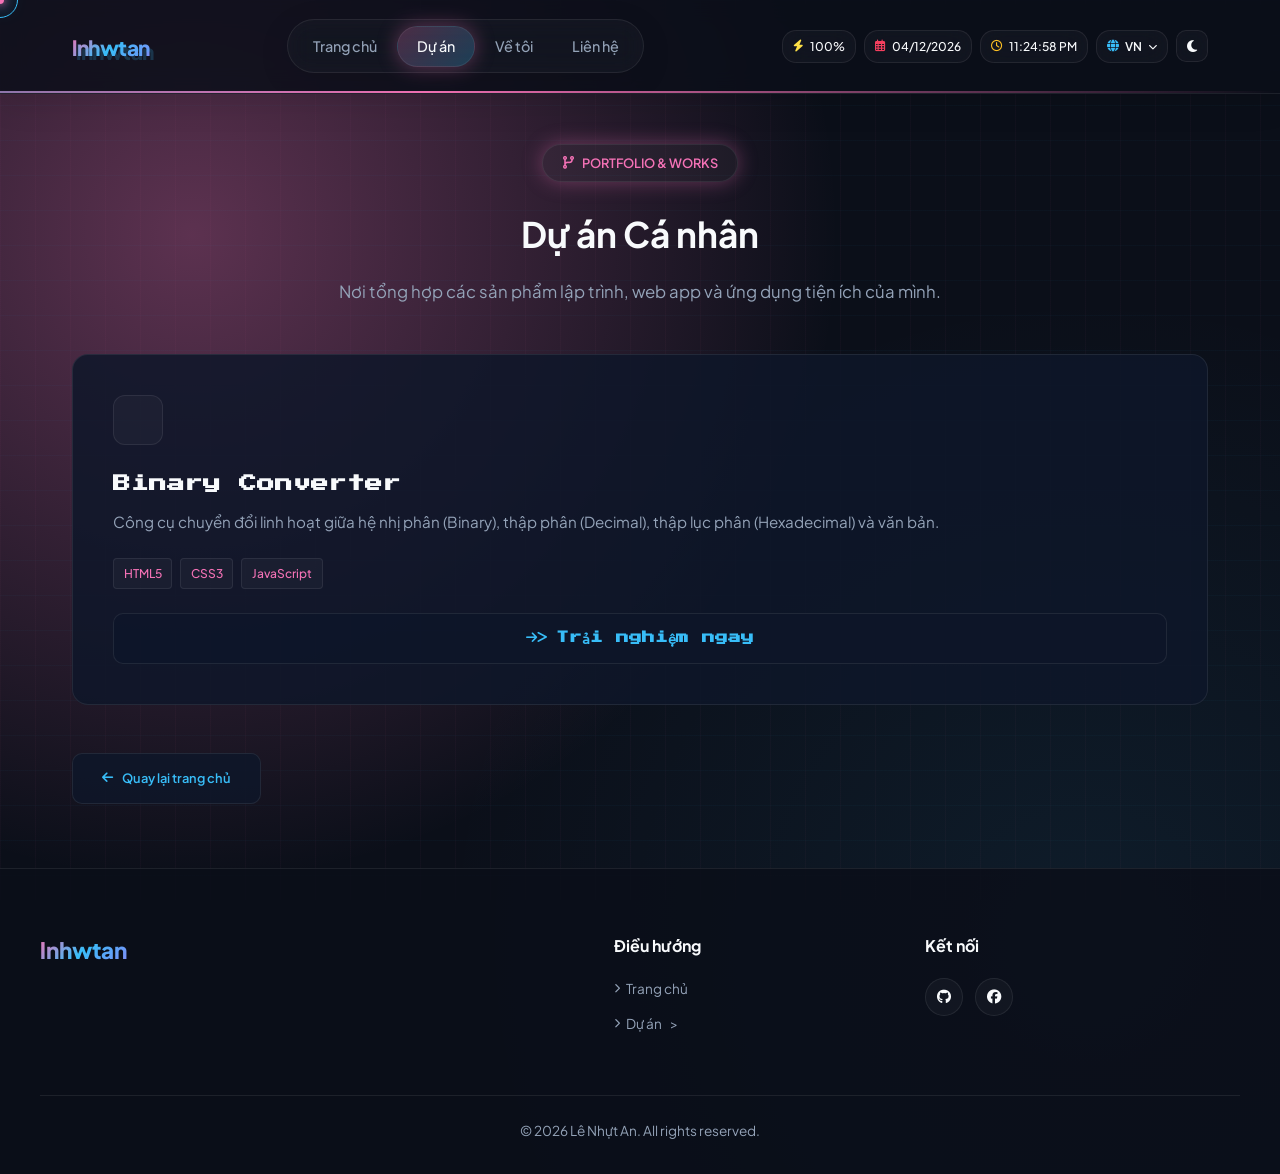
<file: projects.html>
<!DOCTYPE html>
<html lang="vi" data-theme="dark">
<head>
    <meta charset="UTF-8">
    <meta name="viewport" content="width=device-width, initial-scale=1.0">
    <title>Projects & Works - lnhwtan</title>
    <link rel="stylesheet" href="https://cdnjs.cloudflare.com/ajax/libs/font-awesome/6.4.0/css/all.min.css">
    <link href="https://fonts.googleapis.com/css2?family=Plus+Jakarta+Sans:wght@400;500;600;700;800&display=swap" rel="stylesheet">
    <link href="https://fonts.googleapis.com/css2?family=Press+Start+2P&display=swap" rel="stylesheet">
    <link rel="stylesheet" href="css/style.css">
</head>
<body>
    <div class="custom-cursor">
        <div class="cursor-dot"></div>
        <div class="cursor-outline"></div>
    </div>
    <header>
        <div class="nav-container">
            <a href="index.html" class="logo"><span>lnhwtan</span></a>
            <div class="nav-links">
                <a href="index.html">Trang chủ</a>
                <a href="projects.html" class="active">Dự án</a>
                <a href="about.html">Về tôi</a>
                <a href="contact.html">Liên hệ</a>
            </div>
            <div class="nav-right-info">
                <div class="system-widget-container">
                    <div class="sys-badge battery-box" id="batteryIndicator" title="Trạng thái pin thiết bị">
                        <i class="fa-solid fa-battery-half" id="batteryIcon"></i>
                        <span id="batteryLevelText">--%</span>
                    </div>
                    <div class="sys-badge date-box" title="Ngày tháng năm hiện tại">
                        <i class="fa-regular fa-calendar-days"></i>
                        <span id="dateText">--/--/----</span>
                    </div>
                    <div class="sys-badge time-box" title="Thời gian hệ thống">
                        <i class="fa-regular fa-clock"></i>
                        <span id="timeText">--:--:-- --</span>
                    </div>
                    <div class="sys-badge custom-dropdown" id="customLangDropdown" title="Chọn ngôn ngữ">
                        <i class="fa-solid fa-globe" style="color: var(--accent-cyan);"></i>
                        <div class="dropdown-selected" id="dropdownSelected">
                            <span id="currentLangText">VN</span>
                            <i class="fa-solid fa-chevron-down"></i>
                        </div>
                        <div class="dropdown-menu" id="dropdownMenu">
                            <div class="dropdown-item selected" data-value="vi">VN <span>✓</span></div>
                            <div class="dropdown-item" data-value="en">ENG</div>
                            <div class="dropdown-item" data-value="ja">JP</div>
                        </div>
                    </div>
                    <button class="sys-badge theme-toggle-btn" id="themeToggleBtn" title="Chuyển giao diện Sáng/Tối">
                        <i class="fa-solid fa-moon" id="themeIcon"></i>
                    </button>
                </div>
            </div>
            <div class="menu-btn" id="menuBtn">
                <i class="fa-solid fa-bars"></i>
            </div>
        </div>
    </header>
    <main class="section-container" style="padding-top: 9rem;">
        <div class="page-header" style="text-align: center; margin-bottom: 3rem;">
            <div class="badge">
                <i class="fa-solid fa-code-branch"></i> <span id="badge-text">PORTFOLIO & WORKS</span>
            </div>
            <h1 id="page-title" style="font-size: 2.2rem; margin-bottom: 1rem;">Dự án <span>Cá nhân</span></h1>
            <p id="page-subtitle" style="color: var(--text-secondary); font-size: 1.05rem;">Nơi tổng hợp các sản phẩm lập trình, web app và ứng dụng tiện ích của mình.</p>
        </div>
        <div class="grid-3cols" id="projectsContainer">
            <div class="project-card-custom" data-cursor-hover>
                <div class="feature-icon">
                    <i class="fa-solid fa-binary"></i>
                </div>
                <h3>Binary Converter</h3>
                <p>Công cụ chuyển đổi linh hoạt giữa hệ nhị phân (Binary), thập phân (Decimal), thập lục phân (Hexadecimal) và văn bản.</p>
                <div class="project-tags-flex" style="margin-bottom: 1.5rem;">
                    <span class="mini-badge">HTML5</span>
                    <span class="mini-badge">CSS3</span>
                    <span class="mini-badge">JavaScript</span>
                </div>
                <a href="binary.html" class="btn secondary-btn" style="width: 100%; justify-content: center;">
                    <i class="fa-solid fa-arrow-right">></i> Trải nghiệm ngay
                </a>
            </div>
        </div>
        <div style="margin-top: 3rem;">
            <a href="index.html" class="btn secondary-btn">
                <i class="fa-solid fa-arrow-left"></i> <span id="txt-back">Quay lại trang chủ</span>
            </a>
        </div>
    </main>
    <footer>
        <div class="footer-container">
            <div class="footer-col">
                <h3><span>lnhwtan</span></h3>
            </div>
            <div class="footer-col">
                <h4 id="footer-nav-title">Điều hướng</h4>
                <ul>
                    <li><a href="index.html"><i class="fa-solid fa-chevron-right" style="font-size: 0.6rem;"></i> Trang chủ</a></li>
                    <li><a href="projects.html"><i class="fa-solid fa-chevron-right" style="font-size: 0.6rem;"></i> Dự án</a>></li>
                </ul>
            </div>
            <div class="footer-col">
                <h4 id="footer-social-title">Kết nối</h4>
                <div class="footer-socials">
                    <a href="https://github.com/lnhwtan" target="_blank"><i class="fa-brands fa-github"></i></a>
                    <a href="#" target="_blank"><i class="fa-brands fa-facebook"></i></a>
                </div>
            </div>
        </div>
        <div class="footer-bottom">
            <p>&copy; 2026 Lê Nhựt An. All rights reserved.</p>
        </div>
    </footer>
    <script>
        const cursorDot = document.querySelector('.cursor-dot');
        const cursorOutline = document.querySelector('.cursor-outline');
        window.addEventListener('mousemove', (e) => {
            const posX = e.clientX;
            const posY = e.clientY;
            cursorDot.style.transform = `translate(${posX}px, ${posY}px) translate(-50%, -50%)`;
            cursorOutline.style.transform = `translate(${posX}px, ${posY}px) translate(-50%, -50%)`;
        });
        const interactiveElements = document.querySelectorAll('a, button, input, .custom-dropdown, [data-cursor-hover]');
        interactiveElements.forEach(el => {
            el.addEventListener('mouseenter', () => document.body.classList.add('cursor-hover'));
            el.addEventListener('mouseleave', () => document.body.classList.remove('cursor-hover'));
        });
        const translations = {
            vi: {
                pageTitle: "Dự án <span>Cá nhân</span>",
                pageSubtitle: "Nơi tổng hợp các sản phẩm lập trình, web app và ứng dụng tiện ích của mình.",
                back: "Quay lại trang chủ"
            },
            en: {
                pageTitle: "Personal <span>Projects</span>",
                pageSubtitle: "A collection of my programming projects, web apps, and utility applications.",
                back: "Back to Home"
            },
            ja: {
                pageTitle: "マイ <span>プロジェクト</span>",
                pageSubtitle: "私のプログラミングプロジェクト、ウェブアプリ、アプリケーションのコレクション。",
                back: "ホームに戻る"
            }
        };
        let currentLang = localStorage.getItem('language') || 'vi';
        function setLanguage(lang) {
            currentLang = lang;
            localStorage.setItem('language', lang);
            const t = translations[lang] || translations['vi'];
            document.getElementById('page-title').innerHTML = t.pageTitle;
            document.getElementById('page-subtitle').textContent = t.pageSubtitle;
            document.getElementById('txt-back').textContent = t.back;
        }
        const customLangDropdown = document.getElementById('customLangDropdown');
        const currentLangText = document.getElementById('currentLangText');
        const dropdownItems = document.querySelectorAll('.dropdown-item');
        setLanguage(currentLang);
        currentLangText.textContent = currentLang === 'vi' ? 'VN' : (currentLang === 'en' ? 'ENG' : 'JP');
        dropdownItems.forEach(item => {
            if (item.getAttribute('data-value') === currentLang) {
                item.classList.add('selected');
            } else {
                item.classList.remove('selected');
            }
        });
        customLangDropdown.addEventListener('click', (e) => {
            e.stopPropagation();
            customLangDropdown.classList.toggle('active');
        });
        window.addEventListener('click', () => {
            customLangDropdown.classList.remove('active');
        });
        dropdownItems.forEach(item => {
            item.addEventListener('click', () => {
                const lang = item.getAttribute('data-value');
                const text = item.textContent.replace(' ✓', '');
                currentLangText.textContent = text;
                setLanguage(lang);
                dropdownItems.forEach(i => i.classList.remove('selected'));
                item.classList.add('selected');
                customLangDropdown.classList.remove('active');
            });
        });
        const themeToggleBtn = document.getElementById('themeToggleBtn');
        const themeIcon = document.getElementById('themeIcon');
        const htmlElement = document.documentElement;
        function updateThemeIcon(theme) {
            if (theme === 'light') {
                themeIcon.className = "fa-solid fa-sun";
                themeIcon.style.color = "#f59e0b";
            } else {
                themeIcon.className = "fa-solid fa-moon";
                themeIcon.style.color = "var(--text-primary)";
            }
        }
        const savedTheme = localStorage.getItem('theme') || 'dark';
        htmlElement.setAttribute('data-theme', savedTheme);
        updateThemeIcon(savedTheme);
        themeToggleBtn.addEventListener('click', () => {
            const currentTheme = htmlElement.getAttribute('data-theme');
            const newTheme = currentTheme === 'dark' ? 'light' : 'dark';
            htmlElement.setAttribute('data-theme', newTheme);
            localStorage.setItem('theme', newTheme);
            updateThemeIcon(newTheme);
        });
        const menuBtn = document.getElementById('menuBtn');
        const navLinks = document.querySelector('.nav-links');
        if (menuBtn) {
            menuBtn.addEventListener('click', () => {
                navLinks.classList.toggle('active-menu');
            });
        }
        function updateDateTime() {
            const now = new Date();
            const day = String(now.getDate()).padStart(2, '0');
            const month = String(now.getMonth() + 1).padStart(2, '0');
            const year = now.getFullYear();
            const dateEl = document.getElementById('dateText');
            if(dateEl) dateEl.textContent = `${day}/${month}/${year}`;
            let hours = now.getHours();
            const minutes = String(now.getMinutes()).padStart(2, '0');
            const seconds = String(now.getSeconds()).padStart(2, '0');
            const ampm = hours >= 12 ? 'PM' : 'AM';
            hours = hours % 12;
            hours = hours ? hours : 12;
            const formattedHours = String(hours).padStart(2, '0');
            const timeEl = document.getElementById('timeText');
            if(timeEl) timeEl.textContent = `${formattedHours}:${minutes}:${seconds} ${ampm}`;
        }
        setInterval(updateDateTime, 1000);
        updateDateTime();
        if ('getBattery' in navigator) {
            navigator.getBattery().then(function(battery) {
                const batteryLevelText = document.getElementById('batteryLevelText');
                const batteryIcon = document.getElementById('batteryIcon');
                function updateBatteryInfo() {
                    const level = Math.round(battery.level * 100);
                    if(batteryLevelText) batteryLevelText.textContent = level + '%';
                    if (battery.charging) {
                        batteryIcon.className = "fa-solid fa-bolt";
                        batteryIcon.style.color = "#fde047";
                    } else {
                        batteryIcon.style.color = "var(--accent-cyan)";
                        if (level >= 80) batteryIcon.className = "fa-solid fa-battery-full";
                        else if (level >= 50) batteryIcon.className = "fa-solid fa-battery-three-quarters";
                        else if (level >= 25) batteryIcon.className = "fa-solid fa-battery-half";
                        else batteryIcon.className = "fa-solid fa-battery-quarter";
                    }
                }
                updateBatteryInfo();
                battery.addEventListener('levelchange', updateBatteryInfo);
                battery.addEventListener('chargingchange', updateBatteryInfo);
            });
        } else {
            const batteryInd = document.getElementById('batteryIndicator');
            if(batteryInd) batteryInd.style.display = 'none';
        }
    </script>
</body>
</html>
</file>
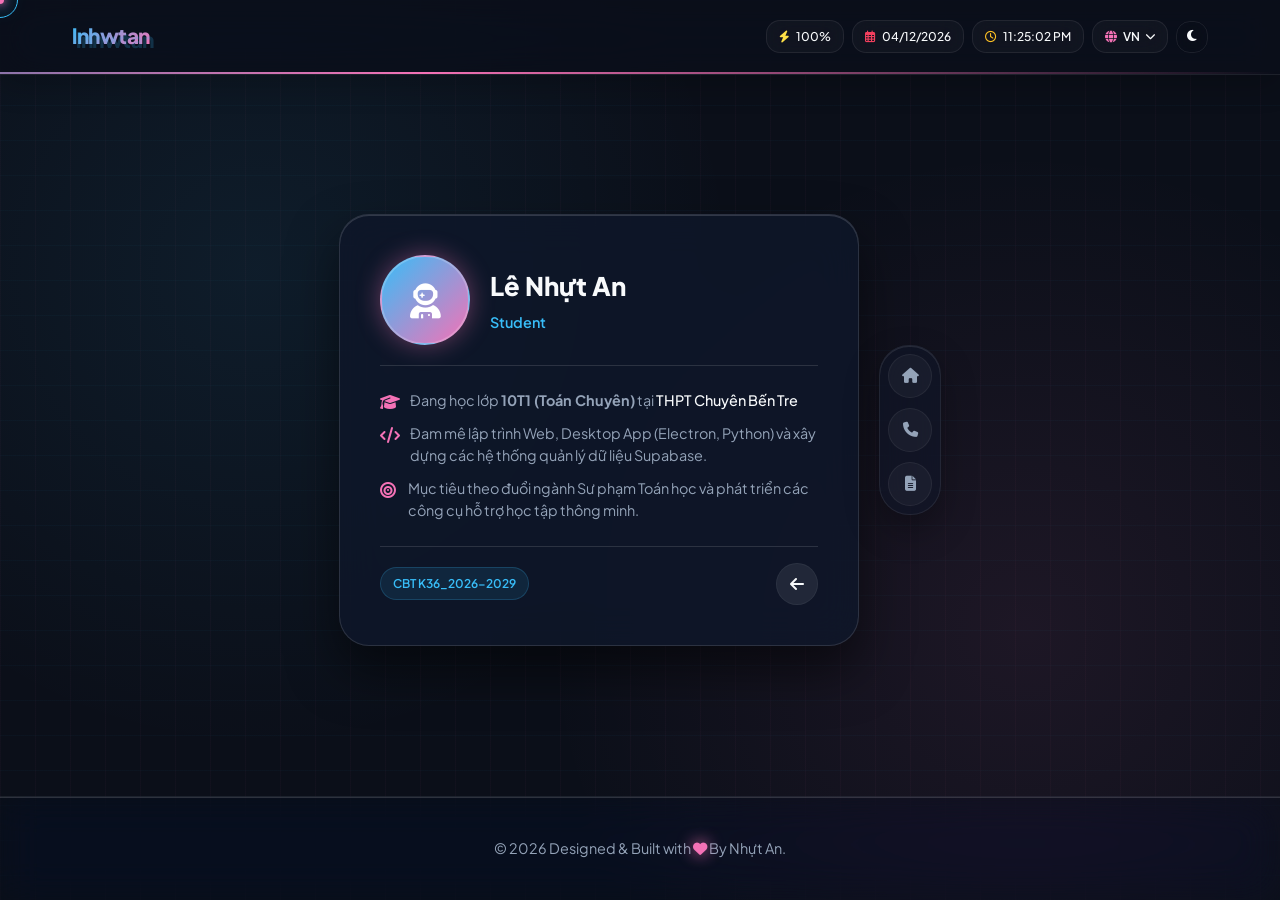
<file: html/about.html>
<!DOCTYPE html>
<html lang="vi" data-theme="dark">
<head>
    <meta charset="UTF-8">
    <meta name="viewport" content="width=device-width, initial-scale=1.0">
    <title>Portfolio & Vault</title>
    <link rel="stylesheet" href="https://cdnjs.cloudflare.com/ajax/libs/font-awesome/6.4.0/css/all.min.css">
    <link href="https://fonts.googleapis.com/css2?family=Plus+Jakarta+Sans:wght@400;500;600;700;800&display=swap" rel="stylesheet">
    <link rel="stylesheet" href="../css/style.css">
    <style>
        :root {
            --accent: #f472b6;
            --accent-cyan: #38bdf8;
            --accent-gradient: linear-gradient(135deg, #38bdf8 0%, #f472b6 100%);
            --accent-glow: rgba(244, 114, 182, 0.4);
            --bg-color: #0b0f19;
            --text-main: #f8fafc;
            --text-secondary: #94a3b8;
            --border-color: rgba(255, 255, 255, 0.12);
        }
        [data-theme="light"] {
            --bg-color: #f8fafc;
            --text-main: #0f172a;
            --text-secondary: #475569;
            --border-color: rgba(0, 0, 0, 0.12);
        }
        * {
            margin: 0;
            padding: 0;
            box-sizing: border-box;
            font-family: 'Plus Jakarta Sans', sans-serif;
        }
        body {
            background-color: var(--bg-color);
            color: var(--text-main);
            min-height: 100vh;
            display: flex;
            flex-direction: column;
            justify-content: space-between;
            overflow-x: hidden;
            background-image: 
                radial-gradient(circle at 20% 30%, rgba(56, 189, 248, 0.08) 0%, transparent 40%),
                radial-gradient(circle at 80% 70%, rgba(244, 114, 182, 0.08) 0%, transparent 40%);
            transition: background-color 0.3s ease, color 0.3s ease;
        }
        header {
            position: fixed;
            top: 0;
            left: 0;
            width: 100%;
            z-index: 1000;
            background: rgba(11, 15, 25, 0.35);
            backdrop-filter: blur(20px) saturate(200%);
            -webkit-backdrop-filter: blur(20px) saturate(200%);
            border-bottom: 1px solid rgba(255, 255, 255, 0.08);
            box-shadow: 0 10px 30px rgba(0, 0, 0, 0.2);
        }
        [data-theme="light"] header {
            background: rgba(248, 250, 252, 0.75);
            border-bottom: 1px solid rgba(0, 0, 0, 0.08);
        }
        .nav-container {
            max-width: 1200px;
            margin: 0 auto;
            padding: 1.2rem 2rem;
            display: flex;
            justify-content: space-between;
            align-items: center;
        }
        .logo {
            font-size: 1.5rem;
            font-weight: 800;
            color: var(--text-main);
            text-decoration: none;
        }
        .logo span {
            background: var(--accent-gradient);
            -webkit-background-clip: text;
            -webkit-text-fill-color: transparent;
        }
        .nav-right-info {
            display: flex;
            align-items: center;
        }
        .system-widget-container {
            display: flex;
            align-items: center;
            gap: 8px;
        }
        .sys-badge {
            display: flex;
            align-items: center;
            gap: 6px;
            background: rgba(255, 255, 255, 0.03);
            border: 1px solid rgba(255, 255, 255, 0.08);
            padding: 6px 12px;
            border-radius: 14px;
            font-size: 0.75rem;
            font-weight: 500;
            color: var(--text-main);
            backdrop-filter: blur(12px);
            transition: all 0.3s ease;
        }
        [data-theme="light"] .sys-badge {
            background: rgba(0, 0, 0, 0.03);
            border: 1px solid rgba(0, 0, 0, 0.08);
        }
        .sys-badge:hover {
            background: rgba(255, 255, 255, 0.08);
            border-color: rgba(56, 189, 248, 0.3);
            transform: translateY(-1px);
        }
        [data-theme="light"] .sys-badge:hover {
            background: rgba(0, 0, 0, 0.06);
        }
        .sys-badge.battery-box i {
            color: var(--accent-cyan);
        }
        .sys-badge.date-box i {
            color: #f43f5e;
        }
        .sys-badge.time-box i {
            color: #fbbf24;
        }
        .custom-dropdown {
            position: relative;
            cursor: pointer;
            user-select: none;
        }
        .dropdown-selected {
            display: flex;
            align-items: center;
            gap: 5px;
        }
        .dropdown-menu {
            position: absolute;
            top: calc(100% + 8px);
            right: 0;
            background: rgba(15, 23, 42, 0.95);
            border: 1px solid var(--border-color);
            border-radius: 10px;
            overflow: hidden;
            box-shadow: 0 10px 25px rgba(0, 0, 0, 0.3);
            display: none;
            flex-direction: column;
            z-index: 100;
            min-width: 70px;
            backdrop-filter: blur(15px);
        }
        [data-theme="light"] .dropdown-menu {
            background: rgba(255, 255, 255, 0.95);
        }
        .custom-dropdown.active .dropdown-menu {
            display: flex;
        }
        .dropdown-item {
            padding: 8px 12px;
            font-size: 0.75rem;
            font-weight: 600;
            color: var(--text-secondary);
            transition: all 0.2s ease;
            text-align: center;
        }
        .dropdown-item:hover, .dropdown-item.selected {
            background: var(--accent);
            color: #fff;
        }
        .theme-toggle-btn {
            background: none;
            border: 1px solid rgba(255, 255, 255, 0.08);
            cursor: pointer;
            padding: 6px 10px;
            border-radius: 14px;
            font-size: 0.8rem;
            color: var(--text-main);
            transition: all 0.3s ease;
        }
        [data-theme="light"] .theme-toggle-btn {
            border: 1px solid rgba(0, 0, 0, 0.08);
        }
        .theme-toggle-btn:hover {
            background: rgba(255, 255, 255, 0.08);
            border-color: var(--accent);
        }
        @media (max-width: 1024px) {
            .system-widget-container {
                display: none;
            }
        }
        main {
            flex: 1;
            display: flex;
            align-items: center;
            justify-content: center;
            position: relative;
            padding: 6rem 2rem 2rem;
        }
        .hero-wrapper {
            position: relative;
            display: flex;
            align-items: center;
            gap: 20px;
        }
        .profile-card {
            position: relative;
            display: flex;
            flex-direction: column;
            background: rgba(15, 23, 42, 0.85);
            border: 1px solid var(--border-color);
            border-radius: 30px;
            padding: 2.5rem;
            backdrop-filter: blur(20px);
            box-shadow: 0 25px 50px rgba(0, 0, 0, 0.5),
                        inset 0 1px 0 0 rgba(255, 255, 255, 0.15);
            z-index: 2;
            width: 520px;
            animation: cardPopIn 0.8s cubic-bezier(0.16, 1, 0.3, 1) forwards;
        }
        [data-theme="light"] .profile-card {
            background: rgba(255, 255, 255, 0.85);
            box-shadow: 0 25px 50px rgba(0, 0, 0, 0.08),
                        inset 0 1px 0 0 rgba(255, 255, 255, 0.8);
        }
        .profile-header {
            display: flex;
            align-items: center;
            gap: 20px;
            margin-bottom: 1.5rem;
            padding-bottom: 1.2rem;
            border-bottom: 1px solid var(--border-color);
        }
        .profile-avatar {
            width: 90px;
            height: 90px;
            border-radius: 50%;
            background: var(--accent-gradient);
            display: flex;
            align-items: center;
            justify-content: center;
            font-size: 2.2rem;
            color: #fff;
            box-shadow: 0 0 25px var(--accent-glow);
            flex-shrink: 0;
            overflow: hidden;
            border: 2px solid rgba(255, 255, 255, 0.2);
        }
        .profile-info h2 {
            font-size: 1.6rem;
            font-weight: 800;
            color: var(--text-main);
            margin-bottom: 4px;
        }
        .profile-info p {
            color: var(--accent-cyan);
            font-size: 0.9rem;
            font-weight: 600;
        }
        .profile-details {
            display: flex;
            flex-direction: column;
            gap: 12px;
            margin-bottom: 1.5rem;
        }
        .detail-item {
            display: flex;
            align-items: flex-start;
            gap: 12px;
            font-size: 0.9rem;
            color: var(--text-secondary);
            line-height: 1.5;
        }
        .detail-item i {
            color: var(--accent);
            margin-top: 4px;
            font-size: 1rem;
            width: 18px;
            text-align: center;
        }
        .detail-item span {
            color: var(--text-main);
            font-weight: 500;
        }
        .profile-footer-actions {
            display: flex;
            align-items: center;
            justify-content: space-between;
            padding-top: 1rem;
            border-top: 1px solid var(--border-color);
        }
        .profile-tag {
            font-size: 0.75rem;
            background: rgba(56, 189, 248, 0.1);
            color: var(--accent-cyan);
            padding: 6px 12px;
            border-radius: 20px;
            border: 1px solid rgba(56, 189, 248, 0.2);
            font-weight: 600;
        }
        .profile-arrow {
            width: 42px;
            height: 42px;
            border-radius: 50%;
            background: rgba(255, 255, 255, 0.08);
            display: flex;
            align-items: center;
            justify-content: center;
            color: var(--text-main);
            transition: all 0.3s cubic-bezier(0.4, 0, 0.2, 1);
            cursor: pointer;
            text-decoration: none;
            border: 1px solid rgba(255, 255, 255, 0.05);
        }
        [data-theme="light"] .profile-arrow {
            background: rgba(0, 0, 0, 0.05);
            border-color: rgba(0, 0, 0, 0.05);
        }
        .profile-arrow:hover {
            background: var(--accent);
            color: #fff;
            box-shadow: 0 0 20px var(--accent-glow);
            transform: scale(1.08);
            border-color: var(--accent);
        }
        .right-menu {
            display: flex;
            flex-direction: column;
            gap: 10px;
            z-index: 2;
            background: rgba(15, 23, 42, 0.5);
            border: 1px solid rgba(255, 255, 255, 0.08);
            padding: 8px;
            border-radius: 30px;
            backdrop-filter: blur(15px);
            box-shadow: 0 15px 35px rgba(0, 0, 0, 0.3),
                        inset 0 1px 0 0 rgba(255, 255, 255, 0.1);
        }
        [data-theme="light"] .right-menu {
            background: rgba(255, 255, 255, 0.5);
            border: 1px solid rgba(0, 0, 0, 0.08);
        }
        .orbit-btn {
            position: relative;
            width: 44px;
            height: 44px;
            border-radius: 50%;
            background: rgba(255, 255, 255, 0.04);
            border: 1px solid rgba(255, 255, 255, 0.06);
            display: flex;
            align-items: center;
            justify-content: center;
            color: var(--text-secondary);
            font-size: 0.95rem;
            text-decoration: none;
            opacity: 0;
            transform: scale(0) translateX(15px);
            animation: popOutRight 0.5s cubic-bezier(0.34, 1.56, 0.64, 1) forwards;
            transition: all 0.3s cubic-bezier(0.4, 0, 0.2, 1);
        }
        [data-theme="light"] .orbit-btn {
            background: rgba(0, 0, 0, 0.03);
            border: 1px solid rgba(0, 0, 0, 0.05);
        }
        .orbit-btn::after {
            content: attr(data-tooltip);
            position: absolute;
            right: 55px;
            top: 50%;
            transform: translateY(-50%) scale(0.8);
            background: rgba(15, 23, 42, 0.95);
            color: #fff;
            padding: 5px 12px;
            border-radius: 8px;
            font-size: 0.75rem;
            font-weight: 600;
            white-space: nowrap;
            opacity: 0;
            visibility: hidden;
            transition: all 0.25s ease;
            border: 1px solid var(--border-color);
            box-shadow: 0 5px 15px rgba(0, 0, 0, 0.3);
            pointer-events: none;
        }
        [data-theme="light"] .orbit-btn::after {
            background: rgba(255, 255, 255, 0.95);
            color: #0f172a;
        }
        .orbit-btn:hover::after {
            opacity: 1;
            visibility: visible;
            transform: translateY(-50%) scale(1);
        }
        .btn-1 { animation-delay: 0.15s; }
        .btn-2 { animation-delay: 0.25s; }
        .btn-3 { animation-delay: 0.35s; }
        .orbit-btn:hover {
            transform: scale(1.1) translateX(-2px);
            border-color: var(--accent);
            color: #fff;
            background: var(--accent);
            box-shadow: 0 0 15px var(--accent-glow);
        }
        @keyframes cardPopIn {
            0% { opacity: 0; transform: scale(0.8) translateY(20px); }
            100% { opacity: 1; transform: scale(1) translateY(0); }
        }
        @keyframes popOutRight {
            0% { opacity: 0; transform: scale(0) translateX(15px); }
            70% { transform: scale(1.08) translateX(-2px); }
            100% { opacity: 1; transform: scale(1) translateX(0); }
        }
        footer {
            position: relative;
            text-align: center;
            padding: 2.5rem 2rem;
            border-top: 1px solid rgba(255, 255, 255, 0.08);
            color: var(--text-secondary);
            font-size: 0.9rem;
            background: rgba(11, 15, 25, 0.35);
            backdrop-filter: blur(20px) saturate(200%);
            box-shadow: inset 0 1px 0 0 rgba(255, 255, 255, 0.15);
        }
        [data-theme="light"] footer {
            background: rgba(248, 250, 252, 0.75);
            border-top: 1px solid rgba(0, 0, 0, 0.08);
        }
        @media (max-width: 768px) {
            .hero-wrapper {
                flex-direction: column;
                gap: 1.5rem;
                width: 100%;
                max-width: 380px;
            }
            .profile-card {
                width: 100%;
                padding: 1.8rem;
            }
            .right-menu {
                flex-direction: row;
                justify-content: center;
                flex-wrap: wrap;
                width: 100%;
                border-radius: 20px;
                padding: 10px;
            }
            .orbit-btn {
                transform: scale(1) !important;
                animation: popOutRight 0.5s cubic-bezier(0.34, 1.56, 0.64, 1) forwards;
            }
            .orbit-btn::after {
                display: none;
            }
        }
    </style>
</head>
<body>
    <header>
        <div class="nav-container">
            <a href="index.html" class="logo"><span>lnhwtan</span></a>
            <div class="nav-right-info">
                <div class="system-widget-container">
                    <div class="sys-badge battery-box" id="batteryIndicator" title="Trạng thái pin thiết bị">
                        <i class="fa-solid fa-battery-half" id="batteryIcon"></i>
                        <span id="batteryLevelText">--%</span>
                    </div>
                    <div class="sys-badge date-box" title="Ngày tháng năm hiện tại">
                        <i class="fa-regular fa-calendar-days"></i>
                        <span id="dateText">--/--/----</span>
                    </div>
                    <div class="sys-badge time-box" title="Thời gian hệ thống">
                        <i class="fa-regular fa-clock"></i>
                        <span id="timeText">--:--:-- --</span>
                    </div>
                    <div class="sys-badge custom-dropdown" id="customLangDropdown" title="Chọn ngôn ngữ">
                        <i class="fa-solid fa-globe" style="color: var(--accent-pink);"></i>
                        <div class="dropdown-selected" id="dropdownSelected">
                            <span id="currentLangText">VN</span>
                            <i class="fa-solid fa-chevron-down" style="font-size: 0.65rem;"></i>
                        </div>
                        <div class="dropdown-menu" id="dropdownMenu">
                            <div class="dropdown-item selected" data-value="vi">VN</div>
                            <div class="dropdown-item" data-value="en">ENG</div>
                            <div class="dropdown-item" data-value="jp">JP</div>
                        </div>
                    </div>
                    <button class="sys-badge theme-toggle-btn" id="themeToggleBtn" title="Chuyển giao diện Sáng/Tối">
                        <i class="fa-solid fa-moon" id="themeIcon"></i>
                    </button>
                </div>
            </div>
        </div>
    </header>
    <main>
        <div class="hero-wrapper">
            <div class="profile-card">
                <div class="profile-header">
                    <div class="profile-avatar">
                        <i class="fa-solid fa-user-astronaut"></i>
                    </div>
                    <div class="profile-info">
                        <h2>Lê Nhựt An</h2>
                        <p data-i18n="role">Student</p>
                    </div>
                </div>
                <div class="profile-details">
                    <div class="detail-item">
                        <i class="fa-solid fa-graduation-cap"></i>
                        <div data-i18n="detail_1">Đang học lớp <strong>10T1 (Toán Chuyên)</strong> tại <span>THPT Chuyên Bến Tre</span></div>
                    </div>
                    <div class="detail-item">
                        <i class="fa-solid fa-code"></i>
                        <div data-i18n="detail_2">Đam mê lập trình Web, Desktop App (Electron, Python) và xây dựng các hệ thống quản lý dữ liệu Supabase.</div>
                    </div>
                    <div class="detail-item">
                        <i class="fa-solid fa-bullseye"></i>
                        <div data-i18n="detail_3">Mục tiêu theo đuổi ngành Sư phạm Toán học và phát triển các công cụ hỗ trợ học tập thông minh.</div>
                    </div>
                </div>
                <div class="profile-footer-actions">
                    <span class="profile-tag">CBT K36_2026-2029</span>
                    <a href="index.html" class="profile-arrow" title="Trở về trang chủ">
                        <i class="fa-solid fa-arrow-left"></i>
                    </a>
                </div>
            </div>
            <div class="right-menu">
                <a href="index.html" class="orbit-btn btn-1" data-tooltip="Trang chủ"><i class="fa-solid fa-house"></i></a>
                <a href="contact.html" class="orbit-btn btn-2" data-tooltip="Liên hệ"><i class="fa-solid fa-phone"></i></a>
                <a href="note.html" class="orbit-btn btn-3" data-tooltip="Ghi chú"><i class="fa-solid fa-file-lines"></i></a>
            </div>
        </div>
    </main>
    <footer>
        <p>&copy; 2026 Designed & Built with <i class="fa-solid fa-heart" style="color: var(--accent); filter: drop-shadow(0 0 8px var(--accent));"></i> By Nhựt An.</p>
    </footer>
    <script>
      const translations = {
          vi: {
              role: "Student",
              detail_1: "Đang học lớp <strong>10T1 (Toán Chuyên)</strong> tại <span>THPT Chuyên Bến Tre</span>",
              detail_2: "Đam mê lập trình Web, Desktop App (Electron, Python) và xây dựng các hệ thống quản lý dữ liệu Supabase.",
              detail_3: "Mục tiêu theo đuổi ngành Sư phạm Toán học và phát triển các công cụ hỗ trợ học tập thông minh."
          },
          en: {
              role: "Student",
              detail_1: "Studying in class <strong>10T1 (Math Major)</strong> at <span>Ben Tre High School for the Gifted</span>",
              detail_2: "Passionate about Web Development, Desktop Apps (Electron, Python) and building Supabase data management systems.",
              detail_3: "Aiming to pursue Mathematics Education and develop smart learning support tools."
          },
          jp: {
              role: "学生",
              detail_1: "<strong>10T1（数学専攻）</strong>クラスに在籍 <span>ベンチェ地方高等学校</span>",
              detail_2: "ウェブ開発、デスクトップアプリ（Electron、Python）、Supabaseデータ管理システムの構築に情熱を注いでいます。",
              detail_3: "数学教育を追求し、スマートな学習支援ツールを開発することを目指しています。"
          }
      };
      function changeLanguage(lang) {
          if (!translations[lang]) return;
          document.querySelectorAll('[data-i18n]').forEach(el => {
              const key = el.getAttribute('data-i18n');
              if (translations[lang][key]) {
                  el.innerHTML = translations[lang][key];
              }
          });
      }
      const customLangDropdown = document.getElementById('customLangDropdown');
      const currentLangText = document.getElementById('currentLangText');
      const dropdownItems = document.querySelectorAll('.dropdown-item');
      const savedLang = localStorage.getItem('language') || 'vi';
      changeLanguage(savedLang);
      currentLangText.textContent = savedLang === 'vi' ? 'VN' : (savedLang === 'en' ? 'ENG' : 'JP');
      dropdownItems.forEach(item => {
          if (item.getAttribute('data-value') === savedLang) {
              item.classList.add('selected');
          } else {
              item.classList.remove('selected');
          }
      });
      customLangDropdown.addEventListener('click', (e) => {
          e.stopPropagation();
          customLangDropdown.classList.toggle('active');
      });
      window.addEventListener('click', () => {
          customLangDropdown.classList.remove('active');
      });
      dropdownItems.forEach(item => {
          item.addEventListener('click', () => {
              const lang = item.getAttribute('data-value');
              const text = item.textContent;
              currentLangText.textContent = text;
              changeLanguage(lang);
              localStorage.setItem('language', lang);
              dropdownItems.forEach(i => i.classList.remove('selected'));
              item.classList.add('selected');
              customLangDropdown.classList.remove('active');
          });
      });
      const themeToggleBtn = document.getElementById('themeToggleBtn');
      const themeIcon = document.getElementById('themeIcon');
      const htmlElement = document.documentElement;
      function updateThemeIcon(theme) {
          if (theme === 'light') {
              themeIcon.className = "fa-solid fa-sun";
              themeIcon.style.color = "#f59e0b";
          } else {
              themeIcon.className = "fa-solid fa-moon";
              themeIcon.style.color = "var(--text-primary)";
          }
      }
      const savedTheme = localStorage.getItem('theme') || 'dark';
      htmlElement.setAttribute('data-theme', savedTheme);
      updateThemeIcon(savedTheme);
      themeToggleBtn.addEventListener('click', () => {
          const currentTheme = htmlElement.getAttribute('data-theme');
          const newTheme = currentTheme === 'dark' ? 'light' : 'dark';
          htmlElement.setAttribute('data-theme', newTheme);
          localStorage.setItem('theme', newTheme);
          updateThemeIcon(newTheme);
      });
      const cursorDot = document.createElement('div');
      cursorDot.className = 'cursor-dot';
      const cursorOutline = document.createElement('div');
      cursorOutline.className = 'cursor-outline';
      document.body.appendChild(cursorDot);
      document.body.appendChild(cursorOutline);
      let mouseX = 0, mouseY = 0;
      let outlineX = 0, outlineY = 0;
      window.addEventListener('mousemove', (e) => {
          mouseX = e.clientX;
          mouseY = e.clientY;
          cursorDot.style.transform = `translate(${mouseX}px, ${mouseY}px) translate(-50%, -50%)`;
      });
      function animateCursor() {
          outlineX += (mouseX - outlineX) * 0.2;
          outlineY += (mouseY - outlineY) * 0.2;
          cursorOutline.style.transform = `translate(${outlineX}px, ${outlineY}px) translate(-50%, -50%)`;
          requestAnimationFrame(animateCursor);
      }
      animateCursor();
      const interactiveElements = document.querySelectorAll('a, button, .btn, .tech-tag, .feature-card, .project-card-custom');
      interactiveElements.forEach(el => {
          el.addEventListener('mouseenter', () => document.body.classList.add('cursor-hover'));
          el.addEventListener('mouseleave', () => document.body.classList.remove('cursor-hover'));
      });
      function updateDateTime() {
          const now = new Date();
          const day = String(now.getDate()).padStart(2, '0');
          const month = String(now.getMonth() + 1).padStart(2, '0');
          const year = now.getFullYear();
          document.getElementById('dateText').textContent = `${day}/${month}/${year}`;
          let hours = now.getHours();
          const minutes = String(now.getMinutes()).padStart(2, '0');
          const seconds = String(now.getSeconds()).padStart(2, '0');
          const ampm = hours >= 12 ? 'PM' : 'AM';
          hours = hours % 12;
          hours = hours ? hours : 12;
          const formattedHours = String(hours).padStart(2, '0');
          document.getElementById('timeText').textContent = `${formattedHours}:${minutes}:${seconds} ${ampm}`;
      }
      setInterval(updateDateTime, 1000);
      updateDateTime();
      if ('getBattery' in navigator) {
          navigator.getBattery().then(function(battery) {
              const batteryLevelText = document.getElementById('batteryLevelText');
              const batteryIcon = document.getElementById('batteryIcon');
              function updateBatteryInfo() {
                  const level = Math.round(battery.level * 100);
                  batteryLevelText.textContent = level + '%';
                  if (battery.charging) {
                      batteryIcon.className = "fa-solid fa-bolt";
                      batteryIcon.style.color = "#fde047";
                  } else {
                      batteryIcon.style.color = "var(--accent-cyan)";
                      if (level >= 80) batteryIcon.className = "fa-solid fa-battery-full";
                      else if (level >= 50) batteryIcon.className = "fa-solid fa-battery-three-quarters";
                      else if (level >= 25) batteryIcon.className = "fa-solid fa-battery-half";
                      else batteryIcon.className = "fa-solid fa-battery-quarter";
                  }
              }
              updateBatteryInfo();
              battery.addEventListener('levelchange', updateBatteryInfo);
              battery.addEventListener('chargingchange', updateBatteryInfo);
          });
      } else {
          document.getElementById('batteryIndicator').style.display = 'none';
      }
    </script>
</body>
</html>
</file>
<file: css/style.css>
:root {
    --bg-color: #0b0f19;
    --text-primary: #f8fafc;
    --text-secondary: #94a3b8;
    --card-bg: rgba(15, 23, 42, 0.85);
    --nav-bg: rgba(11, 15, 25, 0.85);
    --border-color: rgba(255, 255, 255, 0.08);
    --badge-bg: rgba(255, 255, 255, 0.03);
    --accent-cyan: #38bdf8;
    --accent-pink: #f472b6;
    --accent: #f472b6;
    --accent-glow: rgba(244, 114, 182, 0.35);
    --accent-gradient: linear-gradient(135deg, #f472b6 0%, #38bdf8 50%, #818cf8 100%);
    --grid-line-1: rgba(244, 114, 182, 0.03);
    --grid-line-2: rgba(56, 189, 248, 0.03);
}
[data-theme="light"] {
    --bg-color: #f1f5f9;
    --text-primary: #0f172a;
    --text-secondary: #475569;
    --card-bg: rgba(255, 255, 255, 0.9);
    --nav-bg: rgba(255, 255, 255, 0.85);
    --border-color: rgba(0, 0, 0, 0.08);
    --badge-bg: rgba(0, 0, 0, 0.03);
    --accent-cyan: #0284c7;
    --accent-pink: #db2777;
    --accent: #db2777;
    --accent-glow: rgba(219, 39, 119, 0.25);
    --accent-gradient: linear-gradient(135deg, #db2777 0%, #0284c7 50%, #4f46e5 100%);
    --grid-line-1: rgba(219, 39, 119, 0.06);
    --grid-line-2: rgba(2, 132, 199, 0.06);
}
@media (min-width: 968px) {
    body, a, button, input, textarea, select {
        cursor: none !important;
    }
}
.custom-cursor {
    position: fixed;
    top: 0;
    left: 0;
    pointer-events: none;
    z-index: 99999;
    transition: opacity 0.3s ease;
}
.cursor-dot {
    width: 8px;
    height: 8px;
    background-color: var(--accent);
    border-radius: 50%;
    position: fixed;
    top: 0;
    left: 0;
    pointer-events: none;
    z-index: 100000;
    box-shadow: 0 0 10px var(--accent), 0 0 20px var(--accent-cyan);
    transform: translate(-50%, -50%);
    transition: width 0.2s, height 0.2s, background-color 0.2s;
}
.cursor-outline {
    width: 36px;
    height: 36px;
    border: 1.5px solid var(--accent-cyan);
    border-radius: 50%;
    position: fixed;
    top: 0;
    left: 0;
    pointer-events: none;
    z-index: 99999;
    transform: translate(-50%, -50%);
    transition: width 0.25s ease, height 0.25s ease, border-color 0.25s ease, background-color 0.25s ease;
    background: rgba(56, 189, 248, 0.03);
}
body.cursor-hover .cursor-outline {
    width: 55px;
    height: 55px;
    border-color: var(--accent);
    background: var(--accent-glow);
    box-shadow: 0 0 15px var(--accent-glow);
}
body.cursor-hover .cursor-dot {
    background-color: var(--accent-cyan);
    width: 12px;
    height: 12px;
}
* {
    margin: 0;
    padding: 0;
    box-sizing: border-box;
    scroll-behavior: smooth;
    font-family: 'Plus Jakarta Sans', sans-serif;
}
::-webkit-scrollbar {
    width: 8px;
}
::-webkit-scrollbar-track {
    background: var(--bg-color);
}
::-webkit-scrollbar-thumb {
    background: var(--border-color);
    border-radius: 4px;
}
::-webkit-scrollbar-thumb:hover {
    background: var(--accent);
}
body {
    background-color: var(--bg-color);
    color: var(--text-primary);
    line-height: 1.6;
    overflow-x: hidden;
    position: relative;
    transition: background-color 0.3s ease, color 0.3s ease;
    background-image: 
        radial-gradient(circle at 15% 20%, var(--accent-glow) 0%, transparent 45%),
        radial-gradient(circle at 85% 80%, rgba(56, 189, 248, 0.08) 0%, transparent 45%);
}
body::before {
    content: "";
    position: fixed;
    top: 0;
    left: 0;
    width: 100%;
    height: 100%;
    background-image: 
        linear-gradient(to right, var(--grid-line-1) 1px, transparent 1px),
        linear-gradient(to bottom, var(--grid-line-2) 1px, transparent 1px);
    background-size: 35px 35px;
    z-index: -1;
    pointer-events: none;
}
header {
    position: fixed;
    top: 0;
    left: 0;
    width: 100%;
    z-index: 1000;
    background: var(--nav-bg) !important; 
    backdrop-filter: blur(12px);
    -webkit-backdrop-filter: blur(12px);
    border-bottom: 1px solid var(--border-color);
    box-shadow: 0 10px 30px rgba(0, 0, 0, 0.1);
    overflow: visible;
    transition: background 0.3s ease, border-color 0.3s ease;
}
header::before {
    content: '';
    position: absolute;
    bottom: 0;
    left: -100%;
    width: 200%;
    height: 1.5px;
    background: linear-gradient(
        90deg, 
        transparent, 
        rgba(56, 189, 248, 0.6), 
        var(--accent-pink), 
        transparent
    );
    animation: liquidStreamHeader 6s linear infinite;
}
@keyframes liquidStreamHeader {
    0% { transform: translateX(0%); }
    100% { transform: translateX(50%); }
}
.nav-container {
    max-width: 1200px;
    margin: 0 auto;
    padding: 1.2rem 2rem;
    display: flex;
    justify-content: space-between;
    align-items: center;
    overflow: visible;
}
.logo {
    font-size: 1.3rem;
    font-weight: 800;
    color: var(--text-primary);
    text-decoration: none;
    letter-spacing: -0.5px;
}
.logo span {
    background: var(--accent-gradient);
    -webkit-background-clip: text;
    -webkit-text-fill-color: transparent;
}
.nav-links {
    display: flex;
    gap: 0.5px;
    background: var(--badge-bg);
    padding: 0.35rem;
    border-radius: 50px;
    border: 1px solid var(--border-color);
    backdrop-filter: blur(12px);
    -webkit-backdrop-filter: blur(12px);
    box-shadow: 0 8px 32px 0 rgba(0, 0, 0, 0.1);
}
.nav-links a {
    text-decoration: none;
    color: var(--text-secondary);
    font-weight: 500;
    font-size: 0.9rem;
    padding: 0.5rem 1.2rem;
    border-radius: 50px;
    transition: all 0.3s cubic-bezier(0.4, 0, 0.2, 1);
    position: relative;
    overflow: hidden;
    display: inline-flex;
    align-items: center;
    justify-content: center;
}
.nav-links a:hover {
    color: var(--text-primary);
    background: var(--badge-bg);
}
.nav-links a.active {
    color: var(--text-primary);
    background: linear-gradient(135deg, rgba(244, 114, 182, 0.25), rgba(56, 189, 248, 0.25));
    border: 1px solid var(--border-color);
    box-shadow: 0 0 20px var(--accent-glow);
}
.menu-btn {
    display: none;
    font-size: 1.5rem;
    cursor: pointer;
    color: var(--text-primary);
}
#hero {
    min-height: 100vh;
    display: flex;
    align-items: center;
    justify-content: space-between;
    max-width: 1200px;
    margin: 0 auto;
    padding: 8rem 2rem 4rem;
    gap: 4rem;
}
.hero-content {
    flex: 1;
    animation: fadeInUp 1s cubic-bezier(0.16, 1, 0.3, 1) forwards;
}
.badge {
    display: inline-flex;
    align-items: center;
    gap: 0.5rem;
    padding: 0.5rem 1.2rem;
    background: var(--badge-bg);
    border: 1px solid var(--border-color);
    color: var(--accent);
    border-radius: 50px;
    font-size: 0.8rem;
    font-weight: 600;
    margin-bottom: 1.5rem;
    box-shadow: 0 0 20px var(--accent-glow);
}
.hero-content h1 {
    font-size: 2.8rem;
    font-weight: 800;
    line-height: 1.6;
    margin-bottom: 1.5rem;
    letter-spacing: -1px;
}
.highlight {
    background: var(--accent-gradient);
    -webkit-background-clip: text;
    -webkit-text-fill-color: transparent;
}
.hero-content p {
    color: var(--text-secondary);
    font-size: 1.15rem;
    margin-bottom: 2.5rem;
}
.hero-btns {
    display: flex;
    gap: 1rem;
}
.btn {
    padding: 0.9rem 1.8rem;
    border-radius: 10px;
    font-weight: 600;
    text-decoration: none;
    transition: all 0.3s cubic-bezier(0.4, 0, 0.2, 1);
    display: inline-flex;
    align-items: center;
    gap: 0.6rem;
    font-size: 0.8rem;
}
.primary-btn {
    background: var(--accent-gradient);
    color: #fff;
    font-weight: 700;
    box-shadow: 0 4px 20px var(--accent-glow);
}
.primary-btn:hover {
    transform: translateY(-3px) scale(1.02);
    box-shadow: 0 8px 30px var(--accent-glow);
}
.secondary-btn {
    background: var(--card-bg);
    border: 1px solid var(--border-color);
    color: var(--accent-cyan);
}
.secondary-btn:hover {
    background: var(--badge-bg);
    border-color: var(--accent-cyan);
    color: var(--text-primary);
    transform: translateY(-3px);
}
.hero-visual {
    flex: 1;
}
.code-card {
    background: var(--card-bg);
    border: 1px solid var(--border-color);
    border-radius: 16px;
    overflow: hidden;
    box-shadow: 0 20px 50px rgba(0, 0, 0, 0.15);
    transition: transform 0.4s ease, border-color 0.4s ease;
}
.code-card:hover {
    transform: translateY(-5px);
    border-color: var(--accent);
}
.card-header {
    background: var(--badge-bg);
    padding: 1rem 1.2rem;
    display: flex;
    align-items: center;
    gap: 0.6rem;
    border-bottom: 1px solid var(--border-color);
}
.dot {
    width: 12px;
    height: 12px;
    border-radius: 50%;
}
.dot.red { background: #ef4444; }
.dot.yellow { background: #f59e0b; }
.dot.green { background: #10b981; }
.file-name {
    margin-left: auto;
    font-size: 0.85rem;
    color: var(--text-secondary);
    font-family: monospace;
}
.code-card pre {
    padding: 1.8rem;
    font-family: 'Press Start 2P', monospace !important;
    font-size: 1.05rem;
    overflow-x: auto;
    color: var(--text-primary);
    line-height: 1.7;
}
.keyword { color: var(--accent-pink); }
.variable { color: var(--accent-cyan); }
.function { color: #10b981; }
.string { color: #f59e0b; }
.section-container {
    max-width: 1200px;
    margin: 0 auto;
    padding: 2rem 2rem 4rem 2rem;
}
.stats-grid {
    display: grid;
    grid-template-columns: repeat(auto-fit, minmax(220px, 1fr));
    gap: 1.5rem;
    background: var(--card-bg);
    border: 1px solid var(--border-color);
    border-radius: 16px;
    padding: 2.5rem;
    box-shadow: 0 10px 30px rgba(0, 0, 0, 0.1);
}
.stat-card {
    text-align: center;
}
.stat-number {
    font-size: 2.2rem !important;
    font-weight: 800;
    background: var(--accent-gradient);
    -webkit-background-clip: text;
    -webkit-text-fill-color: transparent;
}
.stat-label {
    color: var(--text-secondary);
    font-size: 0.95rem;
    margin-top: 0.5rem;
}
.grid-3cols {
    display: grid;
    grid-template-columns: repeat(auto-fit, minmax(300px, 1fr));
    gap: 2rem;
}
.feature-card, .project-card-custom, .tech-box {
    background: var(--card-bg);
    border: 1px solid var(--border-color);
    border-radius: 16px;
    padding: 2.5rem;
    transition: all 0.3s ease;
    position: relative;
    overflow: hidden;
}
.feature-card:hover, .project-card-custom:hover {
    border-color: var(--accent);
    transform: translateY(-5px);
    box-shadow: 0 10px 30px var(--accent-glow);
}
.feature-icon {
    width: 50px;
    height: 50px;
    border-radius: 12px;
    background: var(--badge-bg);
    display: flex;
    align-items: center;
    justify-content: center;
    color: var(--accent);
    font-size: 1.5rem;
    margin-bottom: 1.5rem;
    border: 1px solid var(--border-color);
}
.feature-card h3, .project-card-custom h3 {
    font-size: 1.1rem !important;
    margin-bottom: 0.8rem;
    color: var(--text-primary);
}
.feature-card p, .project-card-custom p {
    color: var(--text-secondary);
    font-size: 0.95rem;
    line-height: 1.6;
    margin-bottom: 1.5rem;
}
.tech-box {
    text-align: center;
    padding: 3rem;
    border-radius: 20px;
}
.tech-tags-wrapper {
    display: flex;
    flex-wrap: wrap;
    justify-content: center;
    gap: 1rem;
    margin-top: 2rem;
}
.tech-tag {
    padding: 0.7rem 1.4rem;
    background: var(--badge-bg);
    border: 1px solid var(--border-color);
    border-radius: 10px;
    font-weight: 500;
    font-size: 0.95rem;
    transition: all 0.3s ease;
    display: inline-flex;
    align-items: center;
    gap: 8px;
    color: var(--text-primary);
}
.tech-tag:hover {
    border-color: var(--accent);
    color: var(--accent);
    transform: translateY(-2px);
    box-shadow: 0 4px 15px var(--accent-glow);
}
.project-tags-flex {
    display: flex;
    gap: 0.5rem;
    flex-wrap: wrap;
}
.mini-badge {
    font-size: 0.75rem;
    padding: 0.3rem 0.6rem;
    background: var(--badge-bg);
    color: var(--accent);
    border-radius: 4px;
    font-weight: 500;
    border: 1px solid var(--border-color);
}
@keyframes fadeInUp {
    from { opacity: 0; transform: translateY(30px); }
    to { opacity: 1; transform: translateY(0); }
}
footer {
    position: relative;
    padding: 4rem 2rem 2rem;
    border-top: 1px solid var(--border-color);
    color: var(--text-secondary);
    font-size: 0.9rem;
    background: var(--nav-bg);
    margin-top: auto;
    width: 100%;
    transition: background 0.3s ease, border-color 0.3s ease, color 0.3s ease;
}
.footer-container {
    max-width: 1200px;
    margin: 0 auto;
    display: grid;
    grid-template-columns: 2fr 1fr 1.2fr;
    gap: 3rem;
    padding-bottom: 3rem;
    border-bottom: 1px solid var(--border-color);
    text-align: left;
    align-items: start;
}
.footer-col {
    text-align: left;
}
.footer-col h3 {
    font-size: 1.4rem;
    font-weight: 800;
    color: var(--text-primary);
    margin-bottom: 1rem;
}
.footer-col h3 span {
    background: var(--accent-gradient);
    -webkit-background-clip: text;
    -webkit-text-fill-color: transparent;
}
.footer-col h4 {
    font-size: 1rem;
    font-weight: 700;
    color: var(--text-primary);
    margin-bottom: 1.2rem;
}
.footer-col p {
    line-height: 1.6;
    margin-bottom: 1.2rem;
    font-size: 0.85rem;
    color: var(--text-secondary);
}
.footer-col ul {
    list-style: none;
    padding: 0;
    margin: 0;
}
.footer-col ul li {
    margin-bottom: 0.8rem;
    font-size: 0.85rem;
    display: flex;
    align-items: center;
    gap: 8px;
}
.footer-col ul li a {
    color: var(--text-secondary);
    text-decoration: none;
    transition: all 0.3s ease;
    display: inline-flex;
    align-items: center;
    gap: 6px;
}
.footer-col ul li a:hover {
    color: var(--accent);
    transform: translateX(4px);
}
.footer-socials {
    display: flex;
    gap: 12px;
    justify-content: flex-start;
}
.footer-socials a {
    width: 38px;
    height: 38px;
    border-radius: 50%;
    background: var(--badge-bg);
    border: 1px solid var(--border-color);
    display: flex;
    align-items: center;
    justify-content: center;
    color: var(--text-primary);
    text-decoration: none;
    transition: all 0.3s ease;
}
.footer-socials a:hover {
    background: var(--accent);
    border-color: var(--accent);
    color: #fff;
    box-shadow: 0 0 15px var(--accent-glow);
    transform: translateY(-3px);
}
.footer-bottom {
    max-width: 1200px;
    margin: 0 auto;
    padding-top: 1.5rem;
    text-align: center;
    font-size: 0.85rem;
}
.dynamic-island {
    position: absolute;
    top: 15px;
    left: 50%;
    transform: translateX(-50%);
    width: 180px;
    height: 38px;
    background: var(--nav-bg);
    border: 1px solid var(--border-color);
    border-radius: 30px;
    display: flex;
    align-items: center;
    justify-content: center;
    padding: 0 14px;
    z-index: 1001;
    cursor: pointer;
    backdrop-filter: blur(12px);
    -webkit-backdrop-filter: blur(12px);
    box-shadow: 0 5px 20px rgba(0, 0, 0, 0.1), 0 0 15px var(--accent-glow);
    transition: all 0.4s cubic-bezier(0.175, 0.885, 0.32, 1.275);
    overflow: hidden;
}
.dynamic-island:hover, 
.dynamic-island.expanded {
    width: 480px;
    height: 60px;
    border-radius: 35px;
    padding: 0 16px;
    background: var(--card-bg);
    border-color: var(--accent-pink);
    box-shadow: 0 10px 30px rgba(0, 0, 0, 0.15), 0 0 25px var(--accent-glow);
}
.island-collapsed {
    display: flex;
    align-items: center;
    gap: 8px;
    transition: opacity 0.2s ease;
    white-space: nowrap;
}
.dynamic-island:hover .island-collapsed,
.dynamic-island.expanded .island-collapsed {
    opacity: 0;
    pointer-events: none;
    position: absolute;
}
.pulse-icon {
    width: 8px;
    height: 8px;
    background-color: var(--accent);
    border-radius: 50%;
    box-shadow: 0 0 8px var(--accent);
    animation: pulseGlow 2s infinite;
}
.island-text {
    font-size: 0.85rem;
    color: var(--text-primary);
    font-weight: 600;
}
.island-expanded {
    position: absolute;
    opacity: 0;
    pointer-events: none;
    transition: opacity 0.3s ease 0.1s;
    width: 100%;
    display: flex;
    justify-content: center;
}
.dynamic-island:hover .island-expanded,
.dynamic-island.expanded .island-expanded {
    opacity: 1;
    pointer-events: auto;
    position: relative;
}
.island-nav-links {
    display: flex;
    gap: 0.4rem;
    width: 100%;
    justify-content: space-between;
}
.island-nav-links a {
    text-decoration: none;
    color: var(--text-secondary);
    font-weight: 500;
    font-size: 0.85rem;
    padding: 0.4rem 0.8rem;
    border-radius: 20px;
    transition: all 0.3s ease;
    white-space: nowrap;
}
.island-nav-links a:hover {
    color: var(--text-primary);
    background: var(--badge-bg);
}
.island-nav-links a.active {
    color: var(--text-primary);
    background: linear-gradient(135deg, rgba(244, 114, 182, 0.3), rgba(56, 189, 248, 0.3));
    border: 1px solid var(--border-color);
    box-shadow: 0 0 12px var(--accent-glow);
}
@keyframes pulseGlow {
    0% { transform: scale(0.95); box-shadow: 0 0 0 0 rgba(244, 114, 182, 0.7); }
    70% { transform: scale(1); box-shadow: 0 0 0 6px rgba(244, 114, 182, 0); }
    100% { transform: scale(0.95); box-shadow: 0 0 0 0 rgba(244, 114, 182, 0); }
}
.logo, 
.badge, 
.hero-content h1, 
.error-code, 
.stat-number, 
.feature-card h3, 
.project-card-custom h3, 
.btn {
    font-family: 'Press Start 2P', monospace !important;
}
.logo {
    font-size: 1.3rem !important;
}
.badge, .btn {
    font-size: 0.8rem !important; 
}
.highlight, .logo span, .error-code {
    text-shadow: 4px 4px 0px rgba(56, 189, 248, 0.2);
}
.nav-right-info {
    display: flex;
    align-items: center;
    gap: 10px;
    overflow: visible;
}
.system-widget-container {
    display: flex;
    align-items: center;
    gap: 8px;
    overflow: visible;
}
.sys-badge {
    display: flex;
    align-items: center;
    gap: 6px;
    background: var(--badge-bg);
    border: 1px solid var(--border-color);
    padding: 6px 10px;
    border-radius: 14px;
    font-size: 0.75rem;
    font-weight: 500;
    color: var(--text-primary);
    backdrop-filter: blur(12px);
    transition: all 0.3s ease;
}
.sys-badge:hover {
    border-color: var(--accent-cyan);
    transform: translateY(-1px);
}
.sys-badge.battery-box i { color: var(--accent-cyan); }
.sys-badge.date-box i { color: #f43f5e; }
.sys-badge.time-box i { color: #fbbf24; }
.custom-dropdown {
    position: relative;
    cursor: pointer;
    user-select: none;
    display: flex;
    align-items: center;
    gap: 6px;
}
.dropdown-selected {
    display: flex;
    align-items: center;
    gap: 6px;
    font-size: 0.75rem;
    font-weight: 600;
    color: var(--text-primary);
    background: transparent;
    border: none;
    outline: none;
    padding: 0;
}
.dropdown-selected i.fa-chevron-down {
    font-size: 9px;
    transition: transform 0.3s ease;
}
.custom-dropdown.active .dropdown-selected i.fa-chevron-down {
    transform: rotate(180deg);
}
.dropdown-menu {
    position: absolute;
    top: calc(100% + 12px);
    right: 0;
    width: 110px;
    background: var(--card-bg);
    border: 1px solid var(--border-color);
    border-radius: 12px;
    box-shadow: 0 15px 35px -5px rgba(0, 0, 0, 0.4);
    overflow: hidden;
    opacity: 0;
    visibility: hidden;
    transform: translateY(-10px);
    transition: all 0.25s cubic-bezier(0.16, 1, 0.3, 1);
    z-index: 9999;
    backdrop-filter: blur(12px);
    -webkit-backdrop-filter: blur(12px);
}
.custom-dropdown.active .dropdown-menu {
    opacity: 1;
    visibility: visible;
    transform: translateY(0);
}
.dropdown-item {
    padding: 10px 14px;
    font-size: 0.75rem;
    font-weight: 500;
    color: var(--text-secondary);
    transition: all 0.2s ease;
    display: flex;
    align-items: center;
    justify-content: space-between;
}
.dropdown-item:hover {
    background: var(--accent-glow);
    color: var(--text-primary);
}
.dropdown-item.selected {
    color: var(--accent-pink);
    font-weight: 600;
}
.theme-toggle-btn {
    display: flex;
    align-items: center;
    justify-content: center;
    width: 32px;
    height: 32px;
    background: var(--badge-bg);
    border: 1px solid var(--border-color);
    border-radius: 10px;
    color: var(--text-primary);
    cursor: pointer;
    font-size: 0.85rem;
    backdrop-filter: blur(12px);
    -webkit-backdrop-filter: blur(12px);
    transition: all 0.3s cubic-bezier(0.4, 0, 0.2, 1);
}
.theme-toggle-btn:hover {
    background: var(--accent-glow);
    border-color: var(--accent);
    color: var(--accent);
    transform: translateY(-2px);
    box-shadow: 0 4px 15px var(--accent-glow);
}
@media (max-width: 1200px) {
    .system-widget-container {
        display: none;
    }
}
@media (max-width: 968px) {
    #hero {
        flex-direction: column;
        text-align: center;
        padding-top: 7rem;
    }
    .hero-content h1 {
        font-size: 2.2rem !important;
    }
    .hero-btns {
        justify-content: center;
    }
    .nav-links {
        display: none;
        flex-direction: column;
        position: absolute;
        top: 100%;
        left: 0;
        width: 100%;
        background: var(--card-bg);
        backdrop-filter: blur(20px);
        padding: 1.5rem;
        border-bottom: 1px solid var(--border-color);
        box-shadow: 0 20px 30px rgba(0,0,0,0.15);
        gap: 1rem;
        text-align: center;
    }
    .nav-links.active-menu {
        display: flex;
    }
    .menu-btn {
        display: block;
    }
    .dynamic-island {
        width: 150px;
    }
    .dynamic-island:hover, 
    .dynamic-island.expanded {
        width: 90%;
        max-width: 350px;
        height: auto;
        padding: 12px;
    }
    .island-nav-links {
        flex-direction: column;
        gap: 6px;
        text-align: center;
    }
    .island-nav-links a {
        padding: 0.5rem;
        width: 100%;
    }
}
@media (max-width: 768px) {
    .footer-container {
        grid-template-columns: 1fr;
        gap: 2rem;
        text-align: center;
    }
    .footer-col {
        text-align: center;
    }
    .footer-col ul li {
        justify-content: center;
    }
    .footer-socials {
        justify-content: center;
    }
    .footer-col ul li a:hover {
        transform: none;
    }
}
</file>
